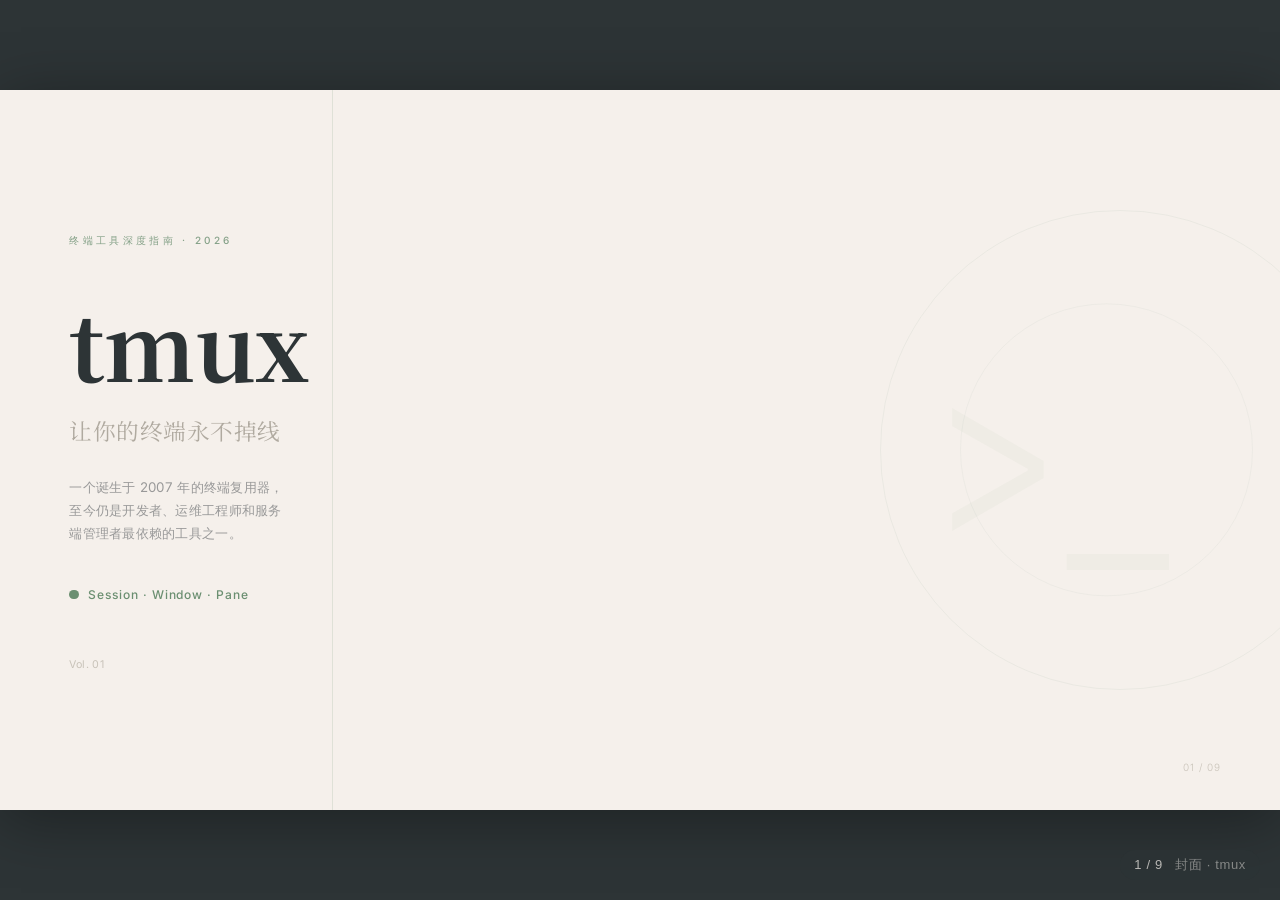
<file: tmux/index-takram.html>
<!DOCTYPE html>
<html lang="zh-CN">
<head>
<meta charset="UTF-8">
<title>tmux · 终端复用器完全指南</title>
<link rel="preconnect" href="https://fonts.googleapis.com">
<link rel="preconnect" href="https://fonts.gstatic.com" crossorigin>
<link href="https://fonts.googleapis.com/css2?family=Inter:wght@300;400;500;600&family=Noto+Serif+SC:wght@300;400;500;600;700;900&family=IBM+Plex+Mono:wght@400;500&display=swap" rel="stylesheet">
<!--
  Takram 风格 · 9 页 tmux 入门指南
  多文件架构：每页独立 HTML + iframe 拼接器
  键盘：← → 翻页 · P 打印 · 1-9 跳页
  PPTX 兼容：960pt×540pt，文字全在 p/h* 内，无渐变
-->
<script>
  window.DECK_MANIFEST = [
    { file: "slides/01-cover.html",        label: "封面 · tmux" },
    { file: "slides/02-what-is.html",      label: "什么是 tmux" },
    { file: "slides/03-concepts.html",     label: "三大支柱" },
    { file: "slides/04-commands.html",     label: "常用命令" },
    { file: "slides/05-keybindings.html",  label: "快捷键速查" },
    { file: "slides/06-before-after.html", label: "效率对比" },
    { file: "slides/07-usecases.html",     label: "实际场景" },
    { file: "slides/08-protips.html",      label: "进阶技巧" },
    { file: "slides/09-closing.html",      label: "结尾" },
  ];

  // 960pt × 540pt body → 1280×720px at 96dpi
  window.DECK_WIDTH = 1280;
  window.DECK_HEIGHT = 720;
</script>

<style>
  * { box-sizing: border-box; margin: 0; padding: 0; }
  html, body {
    height: 100%;
    background: #2D3436;
    overflow: hidden;
    font-family: -apple-system, "PingFang SC", sans-serif;
  }
  #stage {
    position: fixed;
    top: 50%; left: 50%;
    transform-origin: top left;
    will-change: transform;
    background: #F5F0EB;
    box-shadow: 0 10px 60px rgba(0,0,0,0.35);
  }
  iframe {
    width: 100%;
    height: 100%;
    border: 0;
    display: block;
    background: #F5F0EB;
  }
  .counter {
    position: fixed;
    bottom: 20px;
    right: 20px;
    background: rgba(45,52,54,0.75);
    color: #F5F0EB;
    padding: 6px 14px;
    border-radius: 999px;
    font-size: 13px;
    letter-spacing: 0.05em;
    font-variant-numeric: tabular-nums;
    z-index: 100;
    user-select: none;
    opacity: 0.7;
    transition: opacity 0.2s;
  }
  .counter:hover { opacity: 1; }
  .counter .label { color: rgba(245,240,235,0.65); margin-left: 8px; }
  .nav-zone {
    position: fixed;
    top: 0; bottom: 0;
    width: 15%;
    cursor: pointer;
    z-index: 50;
  }
  .nav-zone.left  { left: 0; }
  .nav-zone.right { right: 0; }
  .nav-hint {
    position: absolute;
    top: 50%; transform: translateY(-50%);
    width: 44px; height: 44px;
    border-radius: 999px;
    background: rgba(245,240,235,0.08);
    color: rgba(245,240,235,0.6);
    display: flex;
    align-items: center;
    justify-content: center;
    font-size: 22px;
    opacity: 0;
    transition: opacity 0.2s;
  }
  .nav-zone.left  .nav-hint { left: 20px; }
  .nav-zone.right .nav-hint { right: 20px; }
  .nav-zone:hover .nav-hint { opacity: 1; }

  @media print {
    @page { size: 1280px 720px; margin: 0; }
    html, body { background: #fff; overflow: visible; height: auto; }
    #stage { position: static; transform: none !important; box-shadow: none; }
    .counter, .nav-zone { display: none !important; }
    .print-stack { display: block; }
    .print-stack iframe {
      width: 1280px;
      height: 720px;
      page-break-after: always;
      display: block;
    }
  }
</style>
</head>
<body>

<div id="stage">
  <iframe id="frame" src="about:blank"></iframe>
</div>

<div class="nav-zone left"  id="navL"><div class="nav-hint">‹</div></div>
<div class="nav-zone right" id="navR"><div class="nav-hint">›</div></div>
<div class="counter" id="counter">1 / 9</div>

<div class="print-stack" id="printStack" style="display:none;"></div>

<script>
(function () {
  const W = window.DECK_WIDTH || 1280;
  const H = window.DECK_HEIGHT || 720;
  const deck = window.DECK_MANIFEST || [];
  const stage = document.getElementById('stage');
  const frame = document.getElementById('frame');
  const counter = document.getElementById('counter');
  const printStack = document.getElementById('printStack');
  const storageKey = 'tmux-takram-deck-' + location.pathname;
  let current = 0;

  stage.style.width  = W + 'px';
  stage.style.height = H + 'px';

  function fit() {
    const s = Math.min(window.innerWidth / W, window.innerHeight / H);
    const x = (window.innerWidth  - W * s) / 2;
    const y = (window.innerHeight - H * s) / 2;
    stage.style.transform = `translate(${x}px, ${y}px) scale(${s})`;
    stage.style.top = '0';
    stage.style.left = '0';
  }

  function show(idx) {
    if (idx < 0 || idx >= deck.length) return;
    current = idx;
    frame.src = deck[idx].file;
    counter.innerHTML = `${idx + 1} / ${deck.length} <span class="label">${deck[idx].label || ''}</span>`;
    try { localStorage.setItem(storageKey, String(idx)); } catch (_) {}
    if (location.hash !== '#' + (idx + 1)) {
      history.replaceState(null, '', '#' + (idx + 1));
    }
  }

  function next() { show(Math.min(current + 1, deck.length - 1)); }
  function prev() { show(Math.max(current - 1, 0)); }

  document.addEventListener('keydown', (e) => {
    if (e.target.tagName === 'INPUT' || e.target.tagName === 'TEXTAREA') return;
    switch (e.key) {
      case 'ArrowRight': case ' ': case 'PageDown': e.preventDefault(); next(); break;
      case 'ArrowLeft':  case 'PageUp':              e.preventDefault(); prev(); break;
      case 'Home':                                    e.preventDefault(); show(0); break;
      case 'End':                                     e.preventDefault(); show(deck.length - 1); break;
      case 'p': case 'P':                             window.print(); break;
      default:
        if (e.key >= '1' && e.key <= '9') {
          const i = parseInt(e.key, 10) - 1;
          if (i < deck.length) { e.preventDefault(); show(i); }
        }
    }
  });

  document.getElementById('navL').addEventListener('click', prev);
  document.getElementById('navR').addEventListener('click', next);
  window.addEventListener('resize', fit);
  window.addEventListener('hashchange', () => {
    const m = location.hash.match(/^#(\d+)$/);
    if (m) show(parseInt(m[1], 10) - 1);
  });

  const hashMatch = location.hash.match(/^#(\d+)$/);
  if (hashMatch) current = Math.min(parseInt(hashMatch[1], 10) - 1, deck.length - 1);
  else try {
    const v = parseInt(localStorage.getItem(storageKey), 10);
    if (!isNaN(v) && v >= 0 && v < deck.length) current = v;
  } catch (_) {}
  fit();
  show(current);

  window.addEventListener('beforeprint', () => {
    printStack.innerHTML = '';
    deck.forEach(item => {
      const f = document.createElement('iframe');
      f.src = item.file;
      printStack.appendChild(f);
    });
    printStack.style.display = 'block';
    document.getElementById('stage').style.display = 'none';
  });
  window.addEventListener('afterprint', () => {
    printStack.innerHTML = '';
    printStack.style.display = 'none';
    document.getElementById('stage').style.display = '';
  });
})();
</script>

</body>
</html>
</file>
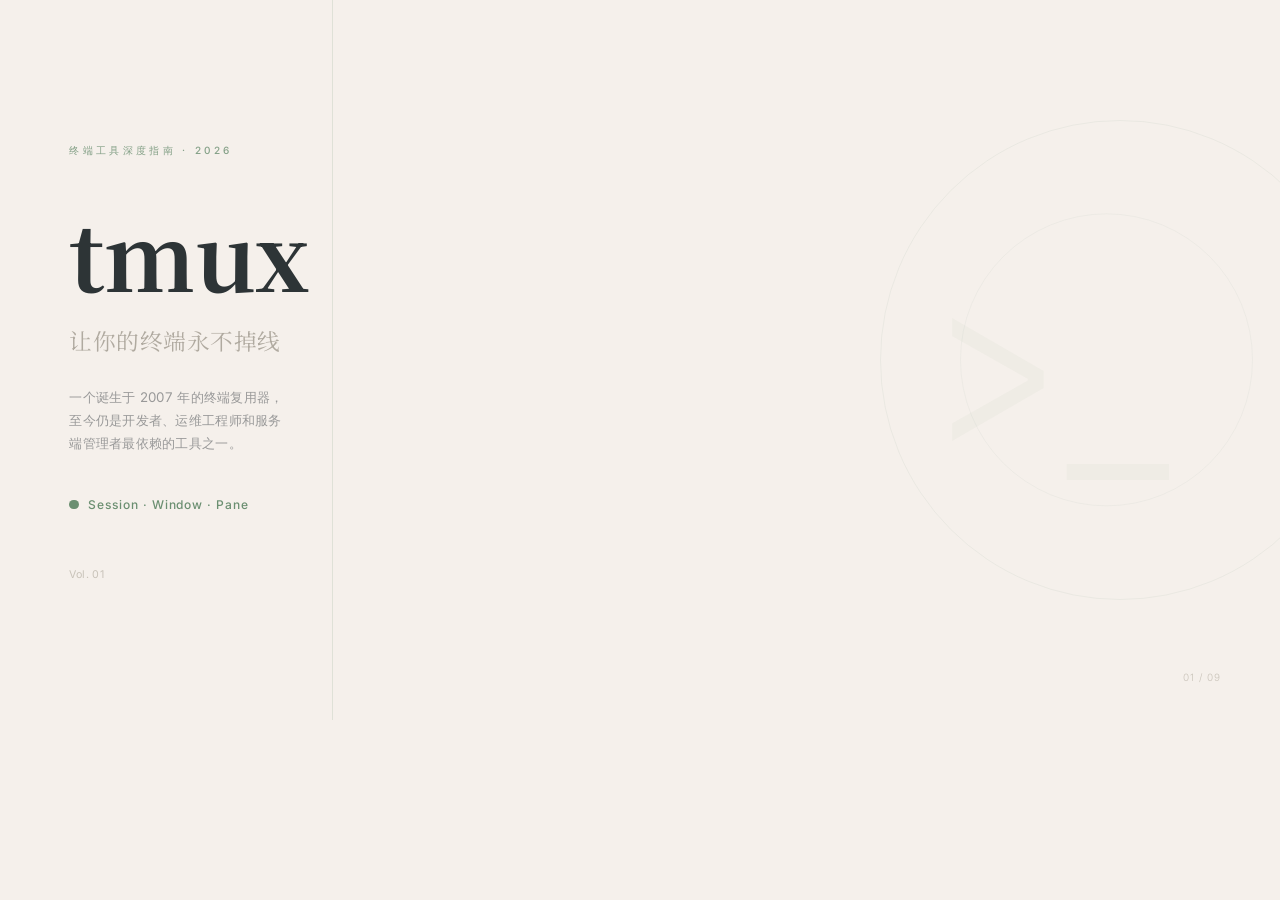
<file: tmux/slides/01-cover.html>
<!DOCTYPE html>
<html lang="zh-CN">
<head>
<meta charset="UTF-8">
<title>tmux · 终端复用器完全指南 — 封面</title>
<link href="https://fonts.googleapis.com/css2?family=Inter:wght@300;400;500;600&family=Noto+Serif+SC:wght@300;400;500;600;700;900&family=IBM+Plex+Mono:wght@400;500&display=swap" rel="stylesheet">
  <link rel="stylesheet" href="shared/tokens.css">
<style>
  /* ============================================================
     Takram · tmux Cover — 柔和科技风格
     Grammar: 左叙事面板 + 右留白氛围区
     PPTX ready: 960pt×540pt, 无渐变, 文字全在 p/h* 内
     ============================================================ */
  * { margin: 0; padding: 0; box-sizing: border-box; }

  body {
    width: 960pt;
    height: 540pt;
    overflow: hidden;
    margin: 0;
    background: var(--tk-bg);
    font-family: var(--tk-sans);
    color: var(--tk-ink);
    position: relative;
  }

  /* ---- Layout grid: 不对称分栏 ---- */
  .layout {
    width: 100%;
    height: 100%;
    display: grid;
    grid-template-columns: 250pt 1fr;
    grid-template-rows: 1fr;
    position: relative;
  }

  /* ---- Left panel: 叙事区 ---- */
  .left-panel {
    padding: 56pt 36pt 52pt 52pt;
    display: flex;
    flex-direction: column;
    justify-content: center;
    gap: 0;
    border-right: 1px solid var(--tk-accent-16);
  }

  .category-label {
    margin-bottom: 36pt;
  }
  .category-label p {
    font-family: var(--tk-sans);
    font-size: 7.5pt;
    font-weight: 500;
    letter-spacing: 2.5pt;
    text-transform: uppercase;
    color: var(--tk-accent);
    opacity: 0.82;
  }

  .title-block {
    margin-bottom: 18pt;
  }
  .title-block h1 {
    font-family: var(--tk-serif-zh);
    font-size: 68pt;
    font-weight: 700;
    color: var(--tk-title);
    line-height: 1.05;
    letter-spacing: -0.01em;
  }

  .subtitle-block {
    margin-bottom: 22pt;
  }
  .subtitle-block h2 {
    font-family: var(--tk-serif-zh);
    font-size: 17pt;
    font-weight: 400;
    color: var(--tk-warm-gray);
    line-height: 1.4;
    letter-spacing: 0.02em;
  }

  .desc-block {
    margin-bottom: 32pt;
    max-width: 210pt;
  }
  .desc-block p {
    font-family: var(--tk-sans);
    font-size: 10pt;
    font-weight: 400;
    color: var(--tk-muted);
    line-height: 1.7;
    letter-spacing: 0.02em;
  }

  /* ---- Badge: 绿色药丸标签 ---- */
  .badge-row {
    display: flex;
    align-items: center;
    gap: 7pt;
  }
  .badge-dot {
    width: 7pt;
    height: 7pt;
    border-radius: 50%;
    background: var(--tk-accent);
    flex-shrink: 0;
  }
  .badge-text p {
    font-family: var(--tk-sans);
    font-size: 9pt;
    font-weight: 500;
    color: var(--tk-accent);
    letter-spacing: 0.08em;
  }

  /* ---- Meta row ---- */
  .meta-row {
    margin-top: auto;
    display: flex;
    align-items: center;
    gap: 8pt;
  }
  .meta-row p {
    font-family: var(--tk-sans);
    font-size: 8pt;
    font-weight: 400;
    color: var(--tk-faint);
    letter-spacing: 0.04em;
  }

  /* ---- Right panel: 氛围区 ---- */
  .right-panel {
    display: flex;
    align-items: center;
    justify-content: center;
    position: relative;
    overflow: hidden;
  }

  /* 极淡的几何点缀：大号半透明圆 */
  .atmo-circle {
    position: absolute;
    right: -60pt;
    top: 50%;
    transform: translateY(-50%);
    width: 360pt;
    height: 360pt;
    border-radius: 50%;
    border: 1px solid var(--tk-accent-08);
  }
  .atmo-circle-inner {
    position: absolute;
    right: 20pt;
    top: 50%;
    transform: translateY(-50%);
    width: 220pt;
    height: 220pt;
    border-radius: 50%;
    border: 1px solid rgba(107, 143, 113, 0.06);
  }

  /* Terminal 暗示：极淡的 >_ 大字 */
  .atmo-glyph {
    position: absolute;
    right: 80pt;
    top: 50%;
    transform: translateY(-48%);
  }
  .atmo-glyph p {
    font-family: var(--tk-mono);
    font-size: 160pt;
    font-weight: 400;
    color: var(--tk-accent-04);
    letter-spacing: -0.04em;
    line-height: 1;
  }

  /* ---- Page indicator ---- */
  .page-indicator {
    position: absolute;
    bottom: 28pt;
    right: 44pt;
  }
  .page-indicator p {
    font-family: var(--tk-sans);
    font-size: 7.5pt;
    font-weight: 300;
    color: var(--tk-faint);
    letter-spacing: 0.1em;
  }
</style>
</head>
<body>

<div class="layout">
  <!-- ============ Left Panel: 叙事 ============ -->
  <div class="left-panel">

    <div class="category-label">
      <p>终端工具深度指南 · 2026</p>
    </div>

    <div class="title-block">
      <h1>tmux</h1>
    </div>

    <div class="subtitle-block">
      <h2>让你的终端永不掉线</h2>
    </div>

    <div class="desc-block">
      <p>
        一个诞生于 2007 年的终端复用器，至今仍是开发者、运维工程师和服务端管理者最依赖的工具之一。
      </p>
    </div>

    <!-- Badge -->
    <div class="badge-row">
      <div class="badge-dot"></div>
      <div class="badge-text">
        <p>Session · Window · Pane</p>
      </div>
    </div>

    <!-- Meta -->
    <div class="meta-row" style="margin-top:42pt;">
      <p>Vol. 01</p>
    </div>

  </div>

  <!-- ============ Right Panel: 氛围 ============ -->
  <div class="right-panel">
    <div class="atmo-circle"></div>
    <div class="atmo-circle-inner"></div>
    <div class="atmo-glyph">
      <p>&gt;_</p>
    </div>
  </div>
</div>

<!-- Page indicator -->
<div class="page-indicator">
  <p>01 / 09</p>
</div>

</body>
</html>
</file>
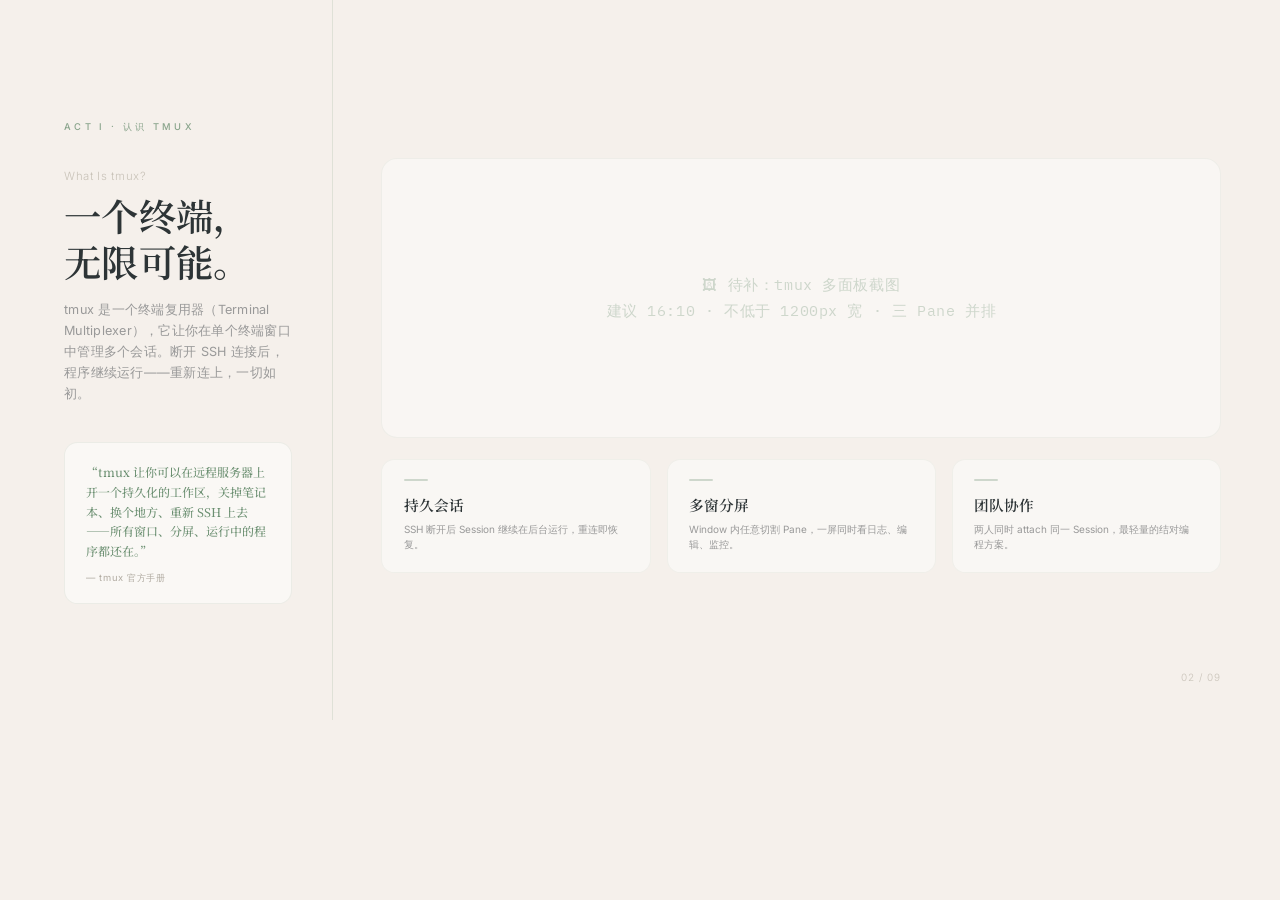
<file: tmux/slides/02-what-is.html>
<!DOCTYPE html>
<html lang="zh-CN">
<head>
<meta charset="UTF-8">
<title>tmux · 什么是 tmux</title>
<link href="https://fonts.googleapis.com/css2?family=Inter:wght@300;400;500;600&family=Noto+Serif+SC:wght@300;400;500;600;700&family=IBM+Plex+Mono:wght@400;500&display=swap" rel="stylesheet">
  <link rel="stylesheet" href="shared/tokens.css">
<style>
  * { margin: 0; padding: 0; box-sizing: border-box; }
  body {
    width: 960pt; height: 540pt; overflow: hidden; margin: 0;
    background: var(--tk-bg);
    font-family: var(--tk-sans);
    color: var(--tk-ink);
    position: relative;
  }
  .layout {
    width: 100%; height: 100%;
    display: grid;
    grid-template-columns: 250pt 1fr;
    grid-template-rows: 1fr;
    position: relative;
  }
  /* ---- Left panel ---- */
  .left-panel {
    padding: 48pt 30pt 44pt 48pt;
    display: flex; flex-direction: column; justify-content: center; gap: 0;
    border-right: 1px solid var(--tk-accent-16);
  }
  .section-label { margin-bottom: 26pt; }
  .section-label p { font-family: var(--tk-sans); font-size:7pt; font-weight:500; letter-spacing:2.5pt; text-transform:uppercase; color:var(--tk-accent); opacity:0.78; }
  .section-num { margin-bottom: 8pt; }
  .section-num p { font-family: var(--tk-sans); font-size:8.5pt; font-weight:300; color:var(--tk-faint); letter-spacing:0.06em; }
  .main-title { margin-bottom: 12pt; }
  .main-title h1 { font-family: var(--tk-serif-zh); font-size:28pt; font-weight:600; color:var(--tk-title); line-height:1.22; letter-spacing:0.01em; }
  .main-desc { margin-bottom: 28pt; max-width:200pt; }
  .main-desc p { font-family: var(--tk-sans); font-size:9.5pt; font-weight:400; color:var(--tk-muted); line-height:1.65; letter-spacing:0.02em; }
  /* Quote card */
  .quote-card {
    background: rgba(255,255,255,0.5); border-radius:10pt; padding:14pt 16pt;
    border:1px solid rgba(168,181,160,0.18); max-width:200pt;
  }
  .quote-card .q-text p { font-family: var(--tk-serif-zh); font-size:9pt; font-weight:500; color:var(--tk-accent); line-height:1.65; }
  .quote-card .q-src { margin-top:8pt; }
  .quote-card .q-src p { font-family: var(--tk-sans); font-size:7pt; font-weight:400; color:var(--tk-warm-gray); letter-spacing:0.06em; }
  /* ---- Right panel ---- */
  .right-panel {
    padding: 44pt 44pt 36pt 36pt;
    display: flex; flex-direction: column; justify-content: center; gap: 16pt;
  }
  /* Image placeholder */
  .img-placeholder {
    background: rgba(255,255,255,0.4); border-radius:12pt;
    border:1px solid rgba(168,181,160,0.14);
    display: flex; align-items:center; justify-content:center;
    height:210pt; position:relative; overflow:hidden;
  }
  .img-placeholder .ph-box p {
    font-family: var(--tk-mono);
    font-size:11pt; color:rgba(107,143,113,0.3); letter-spacing:0.04em;
    text-align:center; line-height:1.8;
  }
  /* Feature row */
  .feature-row { display:grid; grid-template-columns:1fr 1fr 1fr; gap:12pt; }
  .feat-item {
    background: rgba(255,255,255,0.45); border-radius:10pt;
    padding:14pt 16pt; border:1px solid rgba(168,181,160,0.13);
    display:flex; flex-direction:column; gap:0;
  }
  .feat-item .feat-accent { width:18pt; height:1.5pt; background:var(--tk-accent); opacity:0.3; border-radius:1pt; margin-bottom:10pt; }
  .feat-item .feat-title h3 { font-family: var(--tk-serif-zh); font-size:11pt; font-weight:600; color:var(--tk-title); margin-bottom:5pt; }
  .feat-item .feat-desc p { font-family: var(--tk-sans); font-size:7.5pt; font-weight:400; color:var(--tk-muted); line-height:1.55; }
  .page-indicator { position:absolute; bottom:28pt; right:44pt; }
  .page-indicator p { font-family: var(--tk-sans); font-size:7.5pt; font-weight:300; color:var(--tk-faint); letter-spacing:0.1em; }
</style>
</head>
<body>
<div class="layout">
  <div class="left-panel">
    <div class="section-label"><p>Act I · 认识 tmux</p></div>
    <div class="section-num"><p>What Is tmux?</p></div>
    <div class="main-title"><h1>一个终端，<br>无限可能。</h1></div>
    <div class="main-desc">
      <p>tmux 是一个终端复用器（Terminal Multiplexer），它让你在单个终端窗口中管理多个会话。断开 SSH 连接后，程序继续运行——重新连上，一切如初。</p>
    </div>
    <div class="quote-card">
      <div class="q-text"><p>“tmux 让你可以在远程服务器上开一个持久化的工作区，关掉笔记本、换个地方、重新 SSH 上去——所有窗口、分屏、运行中的程序都还在。”</p></div>
      <div class="q-src"><p>— tmux 官方手册</p></div>
    </div>
  </div>
  <div class="right-panel">
    <div class="img-placeholder">
      <div class="ph-box">
        <p>🖼 待补：tmux 多面板截图<br/>建议 16:10 · 不低于 1200px 宽 · 三 Pane 并排</p>
      </div>
    </div>
    <div class="feature-row">
      <div class="feat-item">
        <div class="feat-accent"></div>
        <div class="feat-title"><h3>持久会话</h3></div>
        <div class="feat-desc"><p>SSH 断开后 Session 继续在后台运行，重连即恢复。</p></div>
      </div>
      <div class="feat-item">
        <div class="feat-accent"></div>
        <div class="feat-title"><h3>多窗分屏</h3></div>
        <div class="feat-desc"><p>Window 内任意切割 Pane，一屏同时看日志、编辑、监控。</p></div>
      </div>
      <div class="feat-item">
        <div class="feat-accent"></div>
        <div class="feat-title"><h3>团队协作</h3></div>
        <div class="feat-desc"><p>两人同时 attach 同一 Session，最轻量的结对编程方案。</p></div>
      </div>
    </div>
  </div>
</div>
<div class="page-indicator"><p>02 / 09</p></div>
</body>
</html>
</file>
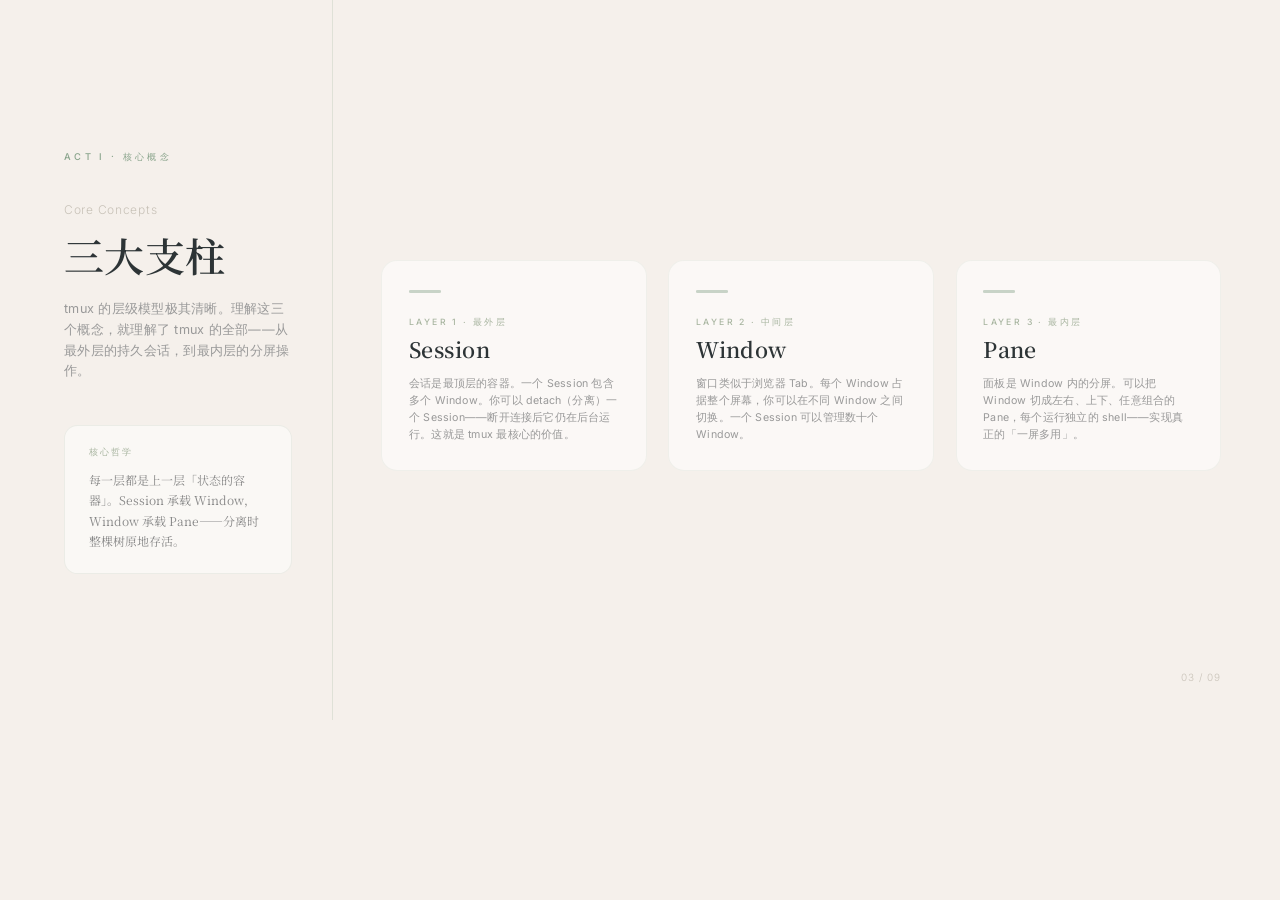
<file: tmux/slides/03-concepts.html>
<!DOCTYPE html>
<html lang="zh-CN">
<head>
<meta charset="UTF-8">
<title>tmux · 核心概念 — 三大支柱</title>
<link href="https://fonts.googleapis.com/css2?family=Inter:wght@300;400;500;600&family=Noto+Serif+SC:wght@300;400;500;600;700&family=IBM+Plex+Mono:wght@400;500&display=swap" rel="stylesheet">
  <link rel="stylesheet" href="shared/tokens.css">
<style>
  /* ============================================================
     Takram · tmux Core Concepts — 三层模型卡片
     Grammar: 左叙事面板 + 右三列数据卡片
     PPTX ready: 960pt×540pt, 无渐变, 文字全在 p/h* 内
     ============================================================ */
  * { margin: 0; padding: 0; box-sizing: border-box; }

  body {
    width: 960pt;
    height: 540pt;
    overflow: hidden;
    margin: 0;
    background: var(--tk-bg);
    font-family: var(--tk-sans);
    color: var(--tk-ink);
    position: relative;
  }

  /* ---- Layout grid ---- */
  .layout {
    width: 100%;
    height: 100%;
    display: grid;
    grid-template-columns: 250pt 1fr;
    grid-template-rows: 1fr;
    position: relative;
  }

  /* ---- Left panel ---- */
  .left-panel {
    padding: 48pt 30pt 44pt 48pt;
    display: flex;
    flex-direction: column;
    justify-content: center;
    gap: 0;
    border-right: 1px solid var(--tk-accent-16);
  }

  .section-label p {
    font-family: var(--tk-sans);
    font-size: 7pt;
    font-weight: 500;
    letter-spacing: 2.5pt;
    text-transform: uppercase;
    color: var(--tk-accent);
    opacity: 0.78;
    margin-bottom: 28pt;
  }

  .section-num p {
    font-family: var(--tk-sans);
    font-size: 9pt;
    font-weight: 300;
    color: var(--tk-faint);
    letter-spacing: 0.06em;
    margin-bottom: 10pt;
  }

  .main-title h1 {
    font-family: var(--tk-serif-zh);
    font-size: 30pt;
    font-weight: 600;
    color: var(--tk-title);
    line-height: 1.25;
    letter-spacing: 0.01em;
    margin-bottom: 14pt;
  }

  .main-desc p {
    font-family: var(--tk-sans);
    font-size: 9.5pt;
    font-weight: 400;
    color: var(--tk-muted);
    line-height: 1.65;
    letter-spacing: 0.02em;
    max-width: 195pt;
    margin-bottom: 32pt;
  }

  /* Key insight card (left panel) */
  .insight-card {
    background: var(--tk-card-bg);
    border-radius: 10pt;
    padding: 16pt 18pt;
    border: 1px solid var(--tk-card-border-strong);
    max-width: 195pt;
  }
  .insight-card .insight-label p {
    font-family: var(--tk-sans);
    font-size: 6.5pt;
    font-weight: 500;
    letter-spacing: 1.5pt;
    text-transform: uppercase;
    color: var(--tk-light-green);
    margin-bottom: 8pt;
  }
  .insight-card .insight-text p {
    font-family: var(--tk-serif-zh);
    font-size: 9pt;
    font-weight: 400;
    color: var(--tk-gray);
    line-height: 1.7;
  }

  /* ---- Right panel: 3 concept cards ---- */
  .right-panel {
    padding: 44pt 44pt 36pt 36pt;
    display: flex;
    flex-direction: column;
    justify-content: center;
    gap: 0;
  }

  .card-grid {
    display: grid;
    grid-template-columns: 1fr 1fr 1fr;
    gap: 16pt;
    width: 100%;
  }

  /* Concept card */
  .concept-card {
    background: var(--tk-card-bg-strong);
    border-radius: 12pt;
    padding: 22pt 20pt 20pt 20pt;
    border: 1px solid var(--tk-card-border);
    position: relative;
    display: flex;
    flex-direction: column;
    gap: 0;
  }

  /* Top accent line */
  .concept-card .card-accent {
    width: 24pt;
    height: 2pt;
    background: var(--tk-accent);
    opacity: 0.35;
    border-radius: 1pt;
    margin-bottom: 18pt;
  }

  .concept-card .card-layer p {
    font-family: var(--tk-sans);
    font-size: 6.5pt;
    font-weight: 500;
    letter-spacing: 1.8pt;
    text-transform: uppercase;
    color: var(--tk-light-green);
    margin-bottom: 5pt;
  }

  .concept-card .card-title h3 {
    font-family: var(--tk-serif-zh);
    font-size: 16pt;
    font-weight: 600;
    color: var(--tk-title);
    line-height: 1.2;
    letter-spacing: 0.02em;
    margin-bottom: 10pt;
  }

  .concept-card .card-desc p {
    font-family: var(--tk-sans);
    font-size: 8pt;
    font-weight: 400;
    color: var(--tk-muted);
    line-height: 1.6;
    letter-spacing: 0.02em;
  }

  /* ---- Page indicator ---- */
  .page-indicator {
    position: absolute;
    bottom: 28pt;
    right: 44pt;
  }
  .page-indicator p {
    font-family: var(--tk-sans);
    font-size: 7.5pt;
    font-weight: 300;
    color: var(--tk-faint);
    letter-spacing: 0.1em;
  }
</style>
</head>
<body>

<div class="layout">
  <!-- ============ Left Panel: 叙事 ============ -->
  <div class="left-panel">

    <div class="section-label">
      <p>Act I · 核心概念</p>
    </div>

    <div class="section-num">
      <p>Core Concepts</p>
    </div>

    <div class="main-title">
      <h1>三大支柱</h1>
    </div>

    <div class="main-desc">
      <p>
        tmux 的层级模型极其清晰。理解这三个概念，就理解了 tmux 的全部——从最外层的持久会话，到最内层的分屏操作。
      </p>
    </div>

    <!-- Key insight -->
    <div class="insight-card">
      <div class="insight-label">
        <p>核心哲学</p>
      </div>
      <div class="insight-text">
        <p>
          每一层都是上一层「状态的容器」。Session 承载 Window，Window 承载 Pane——分离时整棵树原地存活。
        </p>
      </div>
    </div>

  </div>

  <!-- ============ Right Panel: 三张概念卡片 ============ -->
  <div class="right-panel">

    <div class="card-grid">

      <!-- Card 1: Session -->
      <div class="concept-card">
        <div class="card-accent"></div>
        <div class="card-layer">
          <p>Layer 1 · 最外层</p>
        </div>
        <div class="card-title">
          <h3>Session</h3>
        </div>
        <div class="card-desc">
          <p>
            会话是最顶层的容器。一个 Session 包含多个 Window。你可以 detach（分离）一个 Session——断开连接后它仍在后台运行。这就是 tmux 最核心的价值。
          </p>
        </div>
      </div>

      <!-- Card 2: Window -->
      <div class="concept-card">
        <div class="card-accent"></div>
        <div class="card-layer">
          <p>Layer 2 · 中间层</p>
        </div>
        <div class="card-title">
          <h3>Window</h3>
        </div>
        <div class="card-desc">
          <p>
            窗口类似于浏览器 Tab。每个 Window 占据整个屏幕，你可以在不同 Window 之间切换。一个 Session 可以管理数十个 Window。
          </p>
        </div>
      </div>

      <!-- Card 3: Pane -->
      <div class="concept-card">
        <div class="card-accent"></div>
        <div class="card-layer">
          <p>Layer 3 · 最内层</p>
        </div>
        <div class="card-title">
          <h3>Pane</h3>
        </div>
        <div class="card-desc">
          <p>
            面板是 Window 内的分屏。可以把 Window 切成左右、上下、任意组合的 Pane，每个运行独立的 shell——实现真正的「一屏多用」。
          </p>
        </div>
      </div>

    </div>

  </div>
</div>

<!-- Page indicator -->
<div class="page-indicator">
  <p>03 / 09</p>
</div>

</body>
</html>
</file>
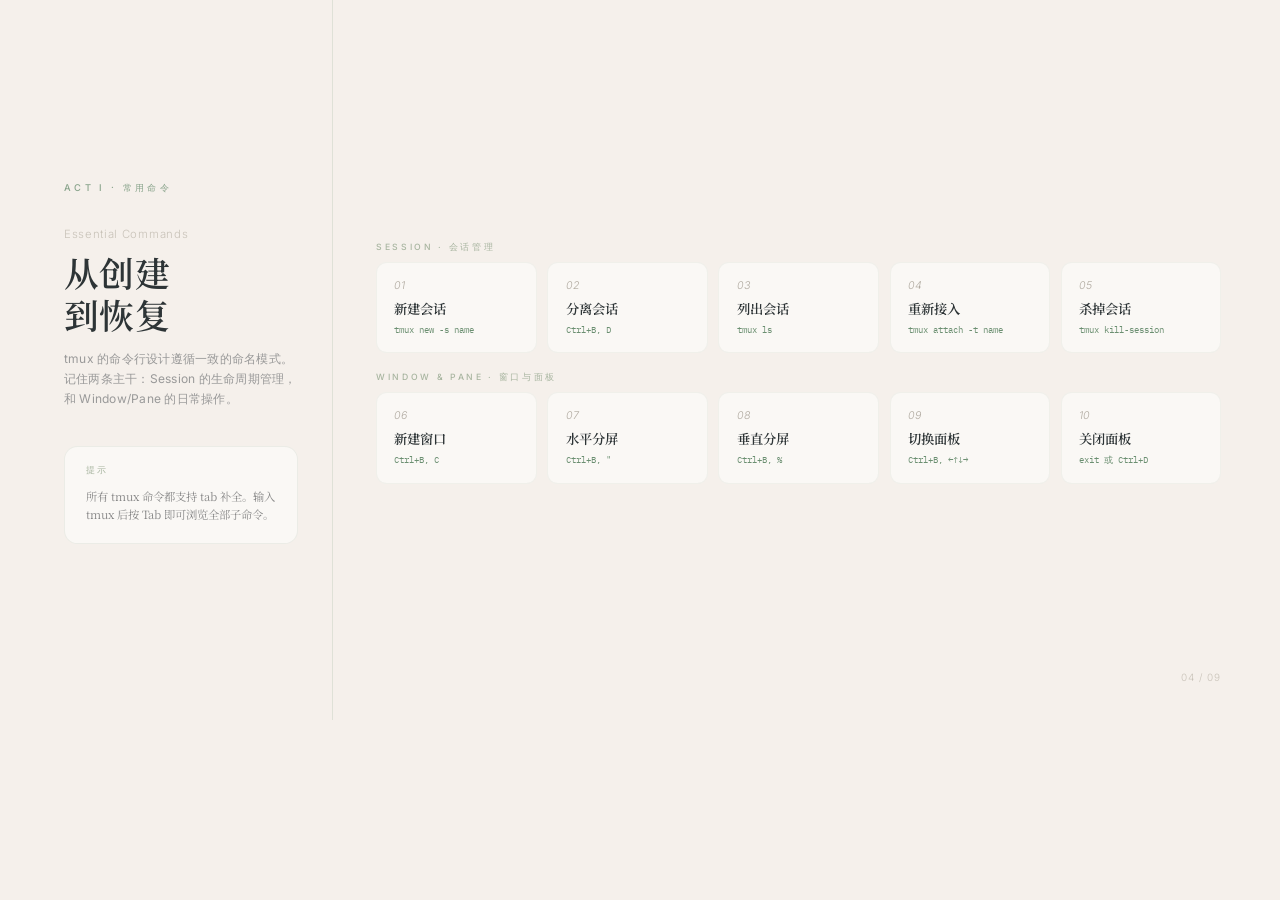
<file: tmux/slides/04-commands.html>
<!DOCTYPE html>
<html lang="zh-CN">
<head>
<meta charset="UTF-8">
<title>tmux · 常用命令工作流</title>
<link href="https://fonts.googleapis.com/css2?family=Inter:wght@300;400;500;600&family=Noto+Serif+SC:wght@300;400;500;600;700&family=IBM+Plex+Mono:wght@400;500&display=swap" rel="stylesheet">
  <link rel="stylesheet" href="shared/tokens.css">
<style>
  * { margin: 0; padding: 0; box-sizing: border-box; }
  body {
    width: 960pt; height: 540pt; overflow: hidden; margin: 0;
    background: var(--tk-bg);
    font-family: var(--tk-sans);
    color: var(--tk-ink);
    position: relative;
  }
  .layout {
    width: 100%; height: 100%;
    display: grid;
    grid-template-columns: 250pt 1fr;
    grid-template-rows: 1fr;
    position: relative;
  }
  /* ---- Left panel ---- */
  .left-panel {
    padding: 44pt 26pt 40pt 48pt;
    display: flex; flex-direction: column; justify-content: center; gap: 0;
    border-right: 1px solid var(--tk-accent-16);
  }
  .section-label { margin-bottom: 24pt; }
  .section-label p { font-family: var(--tk-sans); font-size:7pt; font-weight:500; letter-spacing:2.5pt; text-transform:uppercase; color:var(--tk-accent); opacity:0.78; }
  .section-num { margin-bottom: 8pt; }
  .section-num p { font-family: var(--tk-sans); font-size:8.5pt; font-weight:300; color:var(--tk-faint); letter-spacing:0.06em; }
  .main-title { margin-bottom: 10pt; }
  .main-title h1 { font-family: var(--tk-serif-zh); font-size:26pt; font-weight:600; color:var(--tk-title); line-height:1.22; letter-spacing:0.01em; }
  .main-desc { margin-bottom: 28pt; max-width:185pt; }
  .main-desc p { font-family: var(--tk-sans); font-size:9pt; font-weight:400; color:var(--tk-muted); line-height:1.65; letter-spacing:0.02em; }
  /* insight */
  .insight-card {
    background: rgba(255,255,255,0.5); border-radius:10pt; padding:14pt 16pt;
    border:1px solid rgba(168,181,160,0.18); max-width:185pt;
  }
  .insight-card .ins-label p { font-family: var(--tk-sans); font-size:6.5pt; font-weight:500; letter-spacing:1.5pt; text-transform:uppercase; color:var(--tk-light-green); margin-bottom:7pt; }
  .insight-card .ins-text p { font-family: var(--tk-serif-zh); font-size:8.5pt; font-weight:400; color:var(--tk-gray); line-height:1.65; }
  /* ---- Right panel ---- */
  .right-panel {
    padding: 36pt 44pt 32pt 32pt;
    display: flex; flex-direction: column; justify-content: center; gap: 14pt;
  }
  .pipe-section { display:flex; flex-direction:column; gap:6pt; }
  .pipe-label p { font-family: var(--tk-sans); font-size:6.5pt; font-weight:500; letter-spacing:2pt; text-transform:uppercase; color:var(--tk-light-green); }
  .pipe-row { display:grid; grid-template-columns:repeat(5,1fr); gap:8pt; }
  .step-card {
    background: rgba(255,255,255,0.5); border-radius:8pt;
    padding:12pt 13pt; border:1px solid rgba(168,181,160,0.13);
    display:flex; flex-direction:column; gap:0;
  }
  .step-card .step-num p { font-family: var(--tk-sans); font-size:8pt; font-weight:300; color:var(--tk-warm-gray); margin-bottom:5pt; font-style:italic; }
  .step-card .step-title h3 { font-family: var(--tk-serif-zh); font-size:10pt; font-weight:600; color:var(--tk-title); margin-bottom:4pt; }
  .step-card .step-code p { font-family: var(--tk-mono); font-size:7pt; font-weight:400; color:var(--tk-accent); line-height:1.45; }
  .page-indicator { position:absolute; bottom:28pt; right:44pt; }
  .page-indicator p { font-family: var(--tk-sans); font-size:7.5pt; font-weight:300; color:var(--tk-faint); letter-spacing:0.1em; }
</style>
</head>
<body>
<div class="layout">
  <div class="left-panel">
    <div class="section-label"><p>Act I · 常用命令</p></div>
    <div class="section-num"><p>Essential Commands</p></div>
    <div class="main-title"><h1>从创建<br>到恢复</h1></div>
    <div class="main-desc">
      <p>tmux 的命令行设计遵循一致的命名模式。记住两条主干：Session 的生命周期管理，和 Window/Pane 的日常操作。</p>
    </div>
    <div class="insight-card">
      <div class="ins-label"><p>提示</p></div>
      <div class="ins-text"><p>所有 tmux 命令都支持 tab 补全。输入 tmux 后按 Tab 即可浏览全部子命令。</p></div>
    </div>
  </div>
  <div class="right-panel">
    <!-- Session -->
    <div class="pipe-section">
      <div class="pipe-label"><p>Session · 会话管理</p></div>
      <div class="pipe-row">
        <div class="step-card">
          <div class="step-num"><p>01</p></div>
          <div class="step-title"><h3>新建会话</h3></div>
          <div class="step-code"><p>tmux new -s name</p></div>
        </div>
        <div class="step-card">
          <div class="step-num"><p>02</p></div>
          <div class="step-title"><h3>分离会话</h3></div>
          <div class="step-code"><p>Ctrl+B, D</p></div>
        </div>
        <div class="step-card">
          <div class="step-num"><p>03</p></div>
          <div class="step-title"><h3>列出会话</h3></div>
          <div class="step-code"><p>tmux ls</p></div>
        </div>
        <div class="step-card">
          <div class="step-num"><p>04</p></div>
          <div class="step-title"><h3>重新接入</h3></div>
          <div class="step-code"><p>tmux attach -t name</p></div>
        </div>
        <div class="step-card">
          <div class="step-num"><p>05</p></div>
          <div class="step-title"><h3>杀掉会话</h3></div>
          <div class="step-code"><p>tmux kill-session</p></div>
        </div>
      </div>
    </div>
    <!-- Window & Pane -->
    <div class="pipe-section">
      <div class="pipe-label"><p>Window &amp; Pane · 窗口与面板</p></div>
      <div class="pipe-row">
        <div class="step-card">
          <div class="step-num"><p>06</p></div>
          <div class="step-title"><h3>新建窗口</h3></div>
          <div class="step-code"><p>Ctrl+B, C</p></div>
        </div>
        <div class="step-card">
          <div class="step-num"><p>07</p></div>
          <div class="step-title"><h3>水平分屏</h3></div>
          <div class="step-code"><p>Ctrl+B, "</p></div>
        </div>
        <div class="step-card">
          <div class="step-num"><p>08</p></div>
          <div class="step-title"><h3>垂直分屏</h3></div>
          <div class="step-code"><p>Ctrl+B, %</p></div>
        </div>
        <div class="step-card">
          <div class="step-num"><p>09</p></div>
          <div class="step-title"><h3>切换面板</h3></div>
          <div class="step-code"><p>Ctrl+B, ←↑↓→</p></div>
        </div>
        <div class="step-card">
          <div class="step-num"><p>10</p></div>
          <div class="step-title"><h3>关闭面板</h3></div>
          <div class="step-code"><p>exit 或 Ctrl+D</p></div>
        </div>
      </div>
    </div>
  </div>
</div>
<div class="page-indicator"><p>04 / 09</p></div>
</body>
</html>
</file>
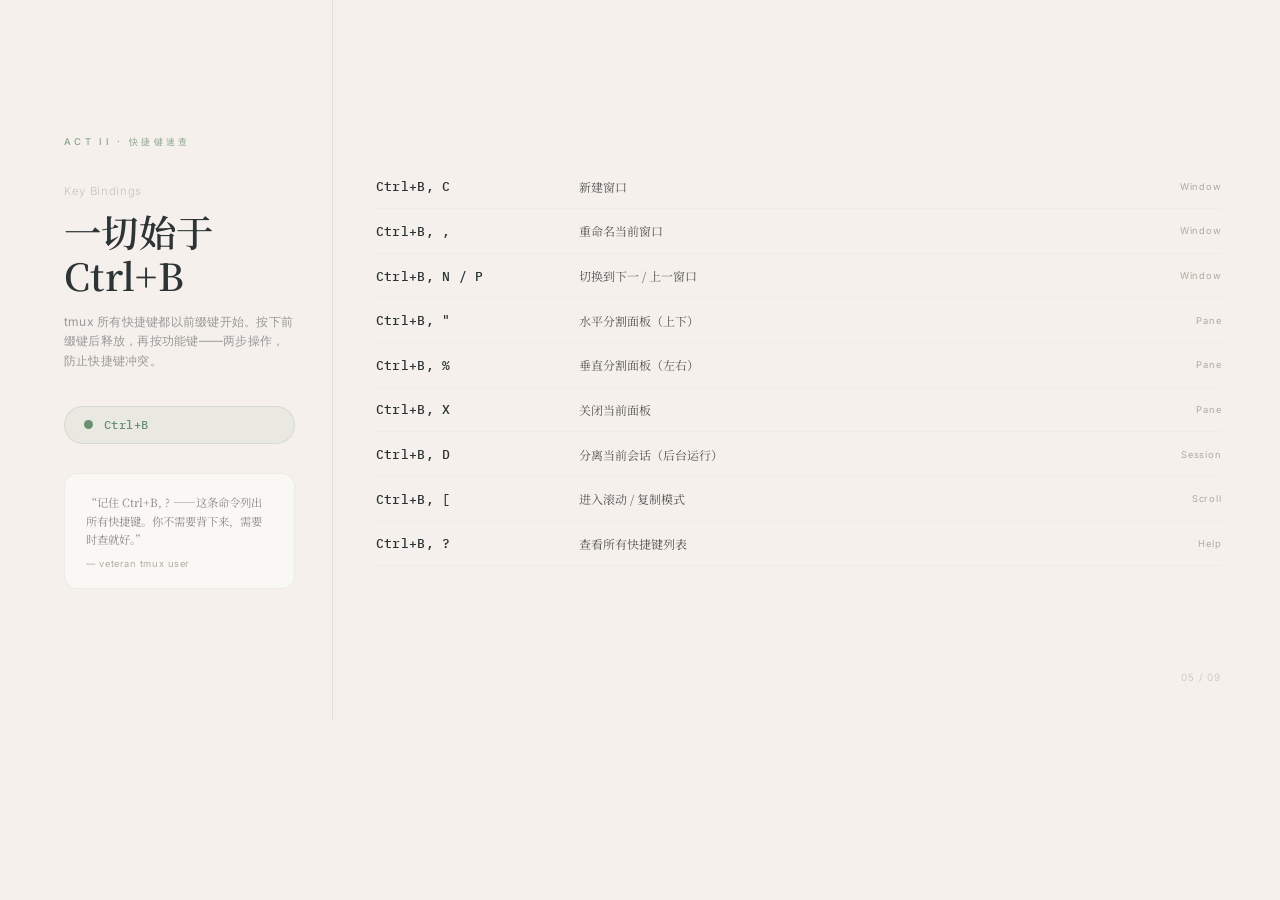
<file: tmux/slides/05-keybindings.html>
<!DOCTYPE html>
<html lang="zh-CN">
<head>
<meta charset="UTF-8">
<title>tmux · 快捷键速查</title>
<link href="https://fonts.googleapis.com/css2?family=Inter:wght@300;400;500;600&family=Noto+Serif+SC:wght@300;400;500;600;700&family=IBM+Plex+Mono:wght@400;500&display=swap" rel="stylesheet">
  <link rel="stylesheet" href="shared/tokens.css">
<style>
  * { margin: 0; padding: 0; box-sizing: border-box; }
  body {
    width: 960pt; height: 540pt; overflow: hidden; margin: 0;
    background: var(--tk-bg);
    font-family: var(--tk-sans);
    color: var(--tk-ink);
    position: relative;
  }
  .layout {
    width: 100%; height: 100%;
    display: grid;
    grid-template-columns: 250pt 1fr;
    grid-template-rows: 1fr;
    position: relative;
  }
  /* ---- Left panel ---- */
  .left-panel {
    padding: 48pt 28pt 44pt 48pt;
    display: flex; flex-direction: column; justify-content: center; gap: 0;
    border-right: 1px solid var(--tk-accent-16);
  }
  .section-label { margin-bottom: 26pt; }
  .section-label p { font-family: var(--tk-sans); font-size:7pt; font-weight:500; letter-spacing:2.5pt; text-transform:uppercase; color:var(--tk-accent); opacity:0.78; }
  .section-num { margin-bottom: 8pt; }
  .section-num p { font-family: var(--tk-sans); font-size:8.5pt; font-weight:300; color:var(--tk-faint); letter-spacing:0.06em; }
  .main-title { margin-bottom: 10pt; }
  .main-title h1 { font-family: var(--tk-serif-zh); font-size:28pt; font-weight:600; color:var(--tk-title); line-height:1.2; letter-spacing:0.01em; }
  .main-desc { margin-bottom: 26pt; max-width:195pt; }
  .main-desc p { font-family: var(--tk-sans); font-size:9pt; font-weight:400; color:var(--tk-muted); line-height:1.65; letter-spacing:0.02em; }
  /* key insight */
  .key-badge {
    display:inline-flex; align-items:center; gap:8pt;
    background:rgba(107,143,113,0.08); border:1px solid rgba(107,143,113,0.16);
    border-radius:20pt; padding:8pt 14pt;
  }
  .key-badge .kb-dot { width:7pt; height:7pt; border-radius:50%; background:var(--tk-accent); flex-shrink:0; }
  .key-badge p { font-family: var(--tk-mono); font-size:9pt; font-weight:500; color:var(--tk-accent); letter-spacing:0.04em; }
  /* quote */
  .quote-card {
    background: rgba(255,255,255,0.5); border-radius:10pt; padding:14pt 16pt;
    border:1px solid rgba(168,181,160,0.18); max-width:195pt; margin-top:22pt;
  }
  .quote-card .q-text p { font-family: var(--tk-serif-zh); font-size:8.5pt; font-weight:400; color:var(--tk-gray); line-height:1.65; }
  .quote-card .q-src { margin-top:7pt; }
  .quote-card .q-src p { font-family: var(--tk-sans); font-size:7pt; font-weight:400; color:var(--tk-warm-gray); letter-spacing:0.06em; }
  /* ---- Right panel ---- */
  .right-panel {
    padding: 40pt 44pt 32pt 32pt;
    display: flex; flex-direction: column; justify-content: center; gap: 0;
  }
  .kb-table { display:flex; flex-direction:column; width:100%; }
  .kb-row {
    display:grid; grid-template-columns:140pt 1fr 64pt;
    padding:10pt 0; gap:12pt; align-items:center;
    border-bottom:1px solid rgba(168,181,160,0.10);
  }
  .kb-row .kb-key p { font-family: var(--tk-mono); font-size:9.5pt; font-weight:500; color:var(--tk-title); letter-spacing:0.02em; }
  .kb-row .kb-desc p { font-family: var(--tk-serif-zh); font-size:9pt; font-weight:400; color:var(--tk-dark-gray); }
  .kb-row .kb-cat p { font-family: var(--tk-sans); font-size:7pt; font-weight:400; color:var(--tk-warm-gray); letter-spacing:0.08em; text-align:right; }
  .page-indicator { position:absolute; bottom:28pt; right:44pt; }
  .page-indicator p { font-family: var(--tk-sans); font-size:7.5pt; font-weight:300; color:var(--tk-faint); letter-spacing:0.1em; }
</style>
</head>
<body>
<div class="layout">
  <div class="left-panel">
    <div class="section-label"><p>Act II · 快捷键速查</p></div>
    <div class="section-num"><p>Key Bindings</p></div>
    <div class="main-title"><h1>一切始于<br/>Ctrl+B</h1></div>
    <div class="main-desc">
      <p>tmux 所有快捷键都以前缀键开始。按下前缀键后释放，再按功能键——两步操作，防止快捷键冲突。</p>
    </div>
    <div class="key-badge">
      <div class="kb-dot"></div>
      <p>Ctrl+B</p>
    </div>
    <div class="quote-card">
      <div class="q-text"><p>“记住 Ctrl+B, ? ——这条命令列出所有快捷键。你不需要背下来，需要时查就好。”</p></div>
      <div class="q-src"><p>— veteran tmux user</p></div>
    </div>
  </div>
  <div class="right-panel">
    <div class="kb-table">
      <div class="kb-row"><div class="kb-key"><p>Ctrl+B, C</p></div><div class="kb-desc"><p>新建窗口</p></div><div class="kb-cat"><p>Window</p></div></div>
      <div class="kb-row"><div class="kb-key"><p>Ctrl+B, ,</p></div><div class="kb-desc"><p>重命名当前窗口</p></div><div class="kb-cat"><p>Window</p></div></div>
      <div class="kb-row"><div class="kb-key"><p>Ctrl+B, N / P</p></div><div class="kb-desc"><p>切换到下一 / 上一窗口</p></div><div class="kb-cat"><p>Window</p></div></div>
      <div class="kb-row"><div class="kb-key"><p>Ctrl+B, "</p></div><div class="kb-desc"><p>水平分割面板（上下）</p></div><div class="kb-cat"><p>Pane</p></div></div>
      <div class="kb-row"><div class="kb-key"><p>Ctrl+B, %</p></div><div class="kb-desc"><p>垂直分割面板（左右）</p></div><div class="kb-cat"><p>Pane</p></div></div>
      <div class="kb-row"><div class="kb-key"><p>Ctrl+B, X</p></div><div class="kb-desc"><p>关闭当前面板</p></div><div class="kb-cat"><p>Pane</p></div></div>
      <div class="kb-row"><div class="kb-key"><p>Ctrl+B, D</p></div><div class="kb-desc"><p>分离当前会话（后台运行）</p></div><div class="kb-cat"><p>Session</p></div></div>
      <div class="kb-row"><div class="kb-key"><p>Ctrl+B, [</p></div><div class="kb-desc"><p>进入滚动 / 复制模式</p></div><div class="kb-cat"><p>Scroll</p></div></div>
      <div class="kb-row"><div class="kb-key"><p>Ctrl+B, ?</p></div><div class="kb-desc"><p>查看所有快捷键列表</p></div><div class="kb-cat"><p>Help</p></div></div>
    </div>
  </div>
</div>
<div class="page-indicator"><p>05 / 09</p></div>
</body>
</html>
</file>
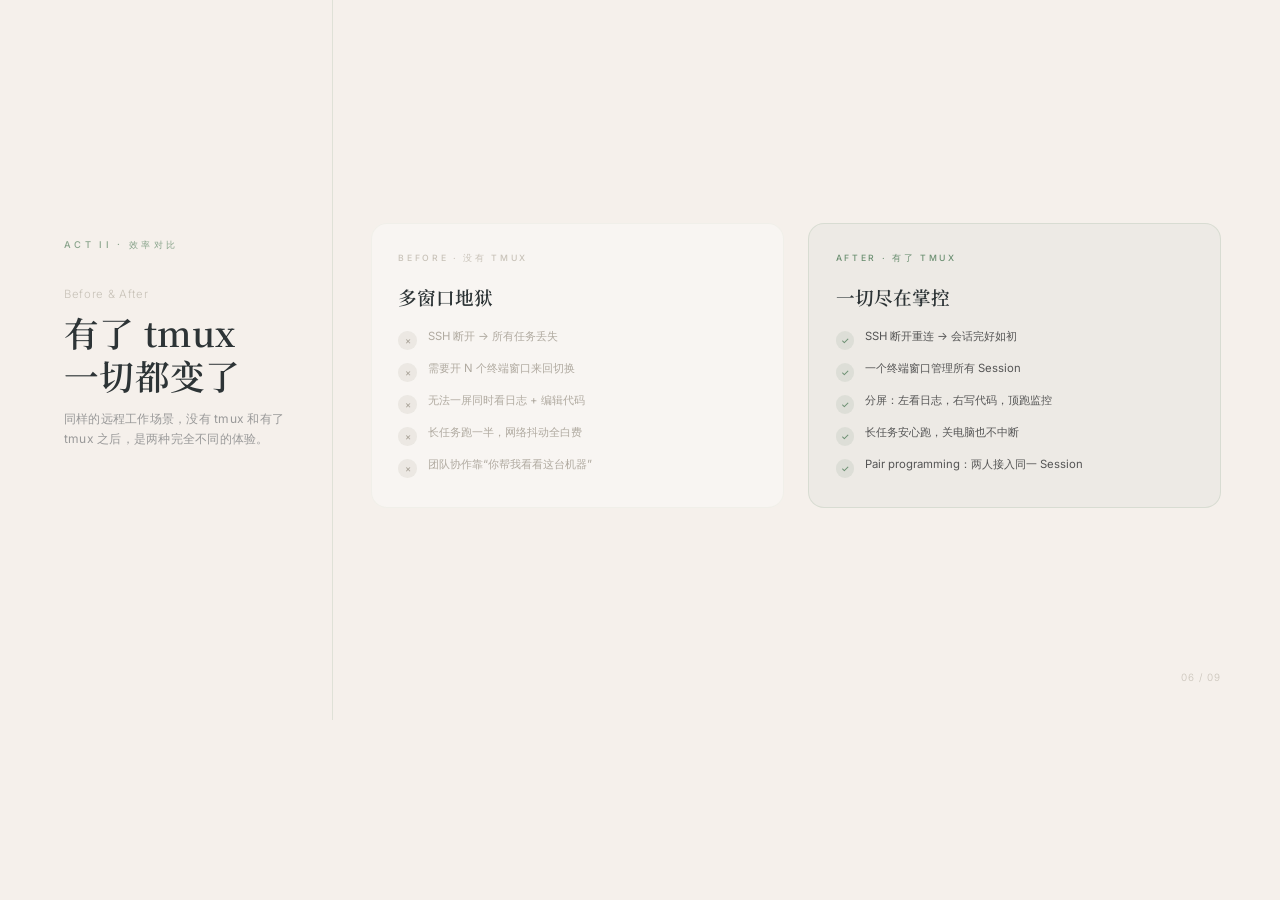
<file: tmux/slides/06-before-after.html>
<!DOCTYPE html>
<html lang="zh-CN">
<head>
<meta charset="UTF-8">
<title>tmux · 有 tmux vs 没有 tmux</title>
<link href="https://fonts.googleapis.com/css2?family=Inter:wght@300;400;500;600&family=Noto+Serif+SC:wght@300;400;500;600;700&family=IBM+Plex+Mono:wght@400;500&display=swap" rel="stylesheet">
  <link rel="stylesheet" href="shared/tokens.css">
<style>
  * { margin: 0; padding: 0; box-sizing: border-box; }
  body {
    width: 960pt; height: 540pt; overflow: hidden; margin: 0;
    background: var(--tk-bg);
    font-family: var(--tk-sans);
    color: var(--tk-ink);
    position: relative;
  }
  .layout {
    width: 100%; height: 100%;
    display: grid;
    grid-template-columns: 250pt 1fr;
    grid-template-rows: 1fr;
    position: relative;
  }
  /* ---- Left panel ---- */
  .left-panel {
    padding: 48pt 26pt 44pt 48pt;
    display: flex; flex-direction: column; justify-content: center; gap: 0;
    border-right: 1px solid var(--tk-accent-16);
  }
  .section-label { margin-bottom: 26pt; }
  .section-label p { font-family: var(--tk-sans); font-size:7pt; font-weight:500; letter-spacing:2.5pt; text-transform:uppercase; color:var(--tk-accent); opacity:0.78; }
  .section-num { margin-bottom: 8pt; }
  .section-num p { font-family: var(--tk-sans); font-size:8.5pt; font-weight:300; color:var(--tk-faint); letter-spacing:0.06em; }
  .main-title { margin-bottom: 10pt; }
  .main-title h1 { font-family: var(--tk-serif-zh); font-size:26pt; font-weight:600; color:var(--tk-title); line-height:1.22; letter-spacing:0.01em; }
  .main-desc { margin-bottom: 28pt; max-width:185pt; }
  .main-desc p { font-family: var(--tk-sans); font-size:9pt; font-weight:400; color:var(--tk-muted); line-height:1.65; letter-spacing:0.02em; }
  /* ---- Right panel: two comparison columns ---- */
  .right-panel {
    padding: 40pt 44pt 32pt 28pt;
    display: grid;
    grid-template-columns: 1fr 1fr;
    gap: 18pt;
    align-content: center;
  }
  .comp-col {
    display:flex; flex-direction:column; gap:0;
    border-radius:12pt; padding:22pt 20pt;
  }
  .comp-col.before {
    background: rgba(255,255,255,0.35);
    border:1px solid rgba(168,181,160,0.10);
  }
  .comp-col.after {
    background: rgba(107,143,113,0.05);
    border:1px solid rgba(107,143,113,0.16);
  }
  .comp-label { margin-bottom:14pt; }
  .comp-label p { font-family: var(--tk-sans); font-size:6.5pt; font-weight:500; letter-spacing:2pt; text-transform:uppercase; }
  .comp-col.before .comp-label p { color:var(--tk-faint); }
  .comp-col.after .comp-label p { color:var(--tk-accent); }
  .comp-title { margin-bottom:14pt; }
  .comp-title h3 { font-family: var(--tk-serif-zh); font-size:14pt; font-weight:600; color:var(--tk-title); }
  .comp-list { display:flex; flex-direction:column; gap:8pt; }
  .comp-item { display:flex; align-items:flex-start; gap:8pt; }
  .comp-item .mark {
    width:14pt; height:14pt; border-radius:50%; flex-shrink:0;
    display:flex; align-items:center; justify-content:center; margin-top:2pt;
  }
  .comp-col.before .mark { background:rgba(200,194,184,0.25); }
  .comp-col.after .mark { background:rgba(107,143,113,0.12); }
  .mark p { font-family: var(--tk-sans); font-size:7pt; font-weight:500; }
  .comp-col.before .mark p { color:var(--tk-warm-gray); }
  .comp-col.after .mark p { color:var(--tk-accent); }
  .comp-item .ci-text p { font-family: var(--tk-sans); font-size:8.5pt; font-weight:400; line-height:1.55; }
  .comp-col.before .ci-text p { color:var(--tk-warm-gray); }
  .comp-col.after .ci-text p { color:var(--tk-dark-gray); }
  .page-indicator { position:absolute; bottom:28pt; right:44pt; }
  .page-indicator p { font-family: var(--tk-sans); font-size:7.5pt; font-weight:300; color:var(--tk-faint); letter-spacing:0.1em; }
</style>
</head>
<body>
<div class="layout">
  <div class="left-panel">
    <div class="section-label"><p>Act II · 效率对比</p></div>
    <div class="section-num"><p>Before &amp; After</p></div>
    <div class="main-title"><h1>有了 tmux<br>一切都变了</h1></div>
    <div class="main-desc">
      <p>同样的远程工作场景，没有 tmux 和有了 tmux 之后，是两种完全不同的体验。</p>
    </div>
  </div>
  <div class="right-panel">
    <!-- Before column -->
    <div class="comp-col before">
      <div class="comp-label"><p>Before · 没有 tmux</p></div>
      <div class="comp-title"><h3>多窗口地狱</h3></div>
      <div class="comp-list">
        <div class="comp-item"><div class="mark"><p>×</p></div><div class="ci-text"><p>SSH 断开 → 所有任务丢失</p></div></div>
        <div class="comp-item"><div class="mark"><p>×</p></div><div class="ci-text"><p>需要开 N 个终端窗口来回切换</p></div></div>
        <div class="comp-item"><div class="mark"><p>×</p></div><div class="ci-text"><p>无法一屏同时看日志 + 编辑代码</p></div></div>
        <div class="comp-item"><div class="mark"><p>×</p></div><div class="ci-text"><p>长任务跑一半，网络抖动全白费</p></div></div>
        <div class="comp-item"><div class="mark"><p>×</p></div><div class="ci-text"><p>团队协作靠“你帮我看看这台机器”</p></div></div>
      </div>
    </div>
    <!-- After column -->
    <div class="comp-col after">
      <div class="comp-label"><p>After · 有了 tmux</p></div>
      <div class="comp-title"><h3>一切尽在掌控</h3></div>
      <div class="comp-list">
        <div class="comp-item"><div class="mark"><p>✓</p></div><div class="ci-text"><p>SSH 断开重连 → 会话完好如初</p></div></div>
        <div class="comp-item"><div class="mark"><p>✓</p></div><div class="ci-text"><p>一个终端窗口管理所有 Session</p></div></div>
        <div class="comp-item"><div class="mark"><p>✓</p></div><div class="ci-text"><p>分屏：左看日志，右写代码，顶跑监控</p></div></div>
        <div class="comp-item"><div class="mark"><p>✓</p></div><div class="ci-text"><p>长任务安心跑，关电脑也不中断</p></div></div>
        <div class="comp-item"><div class="mark"><p>✓</p></div><div class="ci-text"><p>Pair programming：两人接入同一 Session</p></div></div>
      </div>
    </div>
  </div>
</div>
<div class="page-indicator"><p>06 / 09</p></div>
</body>
</html>
</file>
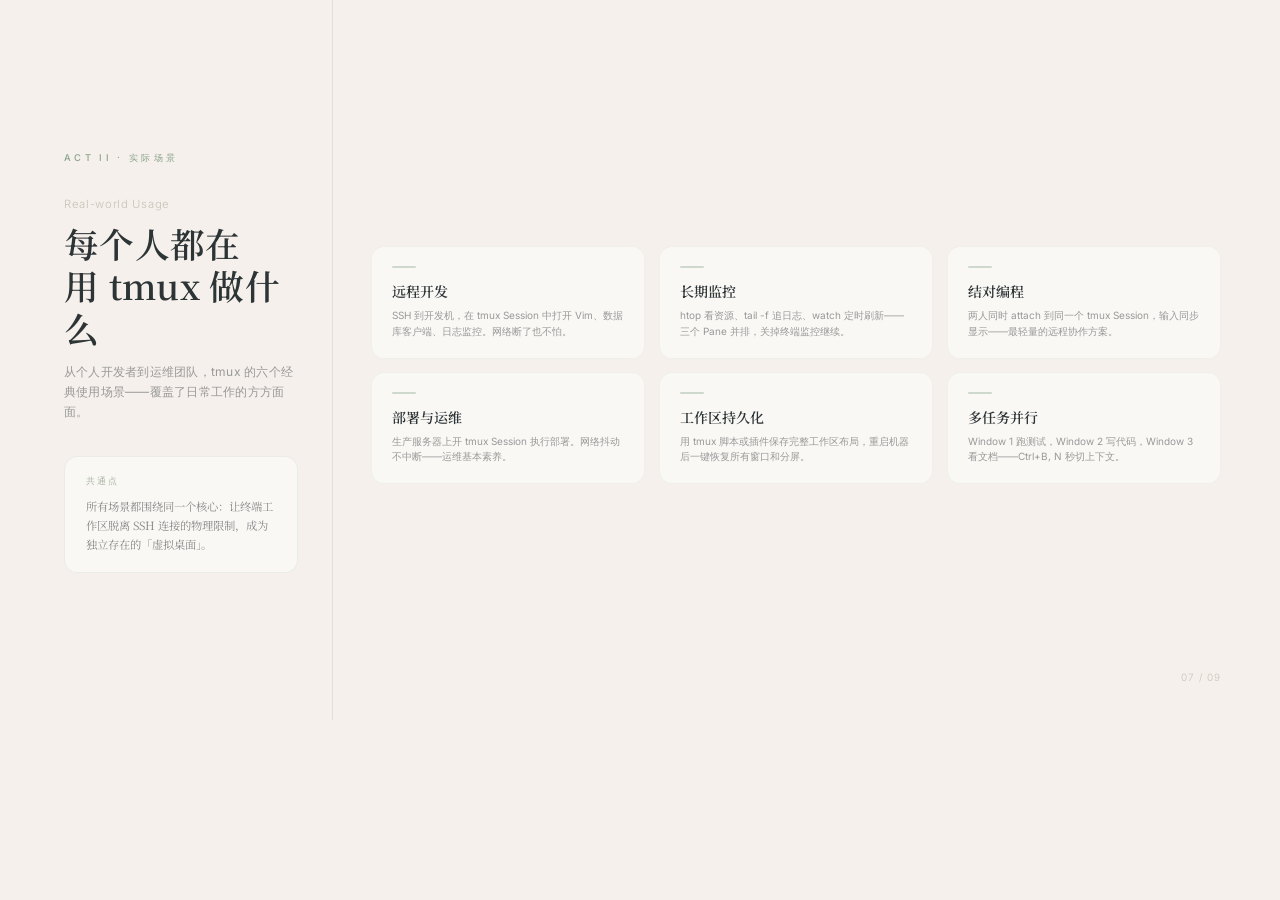
<file: tmux/slides/07-usecases.html>
<!DOCTYPE html>
<html lang="zh-CN">
<head>
<meta charset="UTF-8">
<title>tmux · 实际使用场景</title>
<link href="https://fonts.googleapis.com/css2?family=Inter:wght@300;400;500;600&family=Noto+Serif+SC:wght@300;400;500;600;700&family=IBM+Plex+Mono:wght@400;500&display=swap" rel="stylesheet">
  <link rel="stylesheet" href="shared/tokens.css">
<style>
  * { margin: 0; padding: 0; box-sizing: border-box; }
  body {
    width: 960pt; height: 540pt; overflow: hidden; margin: 0;
    background: var(--tk-bg);
    font-family: var(--tk-sans);
    color: var(--tk-ink);
    position: relative;
  }
  .layout {
    width: 100%; height: 100%;
    display: grid;
    grid-template-columns: 250pt 1fr;
    grid-template-rows: 1fr;
    position: relative;
  }
  /* ---- Left panel ---- */
  .left-panel {
    padding: 46pt 26pt 42pt 48pt;
    display: flex; flex-direction: column; justify-content: center; gap: 0;
    border-right: 1px solid var(--tk-accent-16);
  }
  .section-label { margin-bottom: 24pt; }
  .section-label p { font-family: var(--tk-sans); font-size:7pt; font-weight:500; letter-spacing:2.5pt; text-transform:uppercase; color:var(--tk-accent); opacity:0.78; }
  .section-num { margin-bottom: 8pt; }
  .section-num p { font-family: var(--tk-sans); font-size:8.5pt; font-weight:300; color:var(--tk-faint); letter-spacing:0.06em; }
  .main-title { margin-bottom: 10pt; }
  .main-title h1 { font-family: var(--tk-serif-zh); font-size:26pt; font-weight:600; color:var(--tk-title); line-height:1.22; letter-spacing:0.01em; }
  .main-desc { margin-bottom: 26pt; max-width:185pt; }
  .main-desc p { font-family: var(--tk-sans); font-size:9pt; font-weight:400; color:var(--tk-muted); line-height:1.65; letter-spacing:0.02em; }
  /* insight */
  .insight-card {
    background: rgba(255,255,255,0.5); border-radius:10pt; padding:14pt 16pt;
    border:1px solid rgba(168,181,160,0.18); max-width:185pt;
  }
  .insight-card .ins-label p { font-family: var(--tk-sans); font-size:6.5pt; font-weight:500; letter-spacing:1.5pt; text-transform:uppercase; color:var(--tk-light-green); margin-bottom:7pt; }
  .insight-card .ins-text p { font-family: var(--tk-serif-zh); font-size:8.5pt; font-weight:400; color:var(--tk-gray); line-height:1.65; }
  /* ---- Right panel ---- */
  .right-panel {
    padding: 38pt 44pt 30pt 28pt;
    display: flex; flex-direction: column; justify-content: center; gap: 0;
  }
  .case-grid {
    display: grid;
    grid-template-columns: 1fr 1fr 1fr;
    grid-template-rows: 1fr 1fr;
    gap: 10pt;
  }
  .case-card {
    background: rgba(255,255,255,0.5); border-radius:10pt;
    padding:14pt 15pt; border:1px solid rgba(168,181,160,0.13);
    display:flex; flex-direction:column; gap:0;
  }
  .case-card .case-accent { width:18pt; height:1.5pt; background:var(--tk-accent); opacity:0.3; border-radius:1pt; margin-bottom:10pt; }
  .case-card .case-title h3 { font-family: var(--tk-serif-zh); font-size:10.5pt; font-weight:600; color:var(--tk-title); margin-bottom:5pt; }
  .case-card .case-desc p { font-family: var(--tk-sans); font-size:7.5pt; font-weight:400; color:var(--tk-muted); line-height:1.55; }
  .page-indicator { position:absolute; bottom:28pt; right:44pt; }
  .page-indicator p { font-family: var(--tk-sans); font-size:7.5pt; font-weight:300; color:var(--tk-faint); letter-spacing:0.1em; }
</style>
</head>
<body>
<div class="layout">
  <div class="left-panel">
    <div class="section-label"><p>Act II · 实际场景</p></div>
    <div class="section-num"><p>Real-world Usage</p></div>
    <div class="main-title"><h1>每个人都在<br>用 tmux 做什么</h1></div>
    <div class="main-desc">
      <p>从个人开发者到运维团队，tmux 的六个经典使用场景——覆盖了日常工作的方方面面。</p>
    </div>
    <div class="insight-card">
      <div class="ins-label"><p>共通点</p></div>
      <div class="ins-text"><p>所有场景都围绕同一个核心：让终端工作区脱离 SSH 连接的物理限制，成为独立存在的「虚拟桌面」。</p></div>
    </div>
  </div>
  <div class="right-panel">
    <div class="case-grid">
      <div class="case-card">
        <div class="case-accent"></div>
        <div class="case-title"><h3>远程开发</h3></div>
        <div class="case-desc"><p>SSH 到开发机，在 tmux Session 中打开 Vim、数据库客户端、日志监控。网络断了也不怕。</p></div>
      </div>
      <div class="case-card">
        <div class="case-accent"></div>
        <div class="case-title"><h3>长期监控</h3></div>
        <div class="case-desc"><p>htop 看资源、tail -f 追日志、watch 定时刷新——三个 Pane 并排，关掉终端监控继续。</p></div>
      </div>
      <div class="case-card">
        <div class="case-accent"></div>
        <div class="case-title"><h3>结对编程</h3></div>
        <div class="case-desc"><p>两人同时 attach 到同一个 tmux Session，输入同步显示——最轻量的远程协作方案。</p></div>
      </div>
      <div class="case-card">
        <div class="case-accent"></div>
        <div class="case-title"><h3>部署与运维</h3></div>
        <div class="case-desc"><p>生产服务器上开 tmux Session 执行部署。网络抖动不中断——运维基本素养。</p></div>
      </div>
      <div class="case-card">
        <div class="case-accent"></div>
        <div class="case-title"><h3>工作区持久化</h3></div>
        <div class="case-desc"><p>用 tmux 脚本或插件保存完整工作区布局，重启机器后一键恢复所有窗口和分屏。</p></div>
      </div>
      <div class="case-card">
        <div class="case-accent"></div>
        <div class="case-title"><h3>多任务并行</h3></div>
        <div class="case-desc"><p>Window 1 跑测试，Window 2 写代码，Window 3 看文档——Ctrl+B, N 秒切上下文。</p></div>
      </div>
    </div>
  </div>
</div>
<div class="page-indicator"><p>07 / 09</p></div>
</body>
</html>
</file>
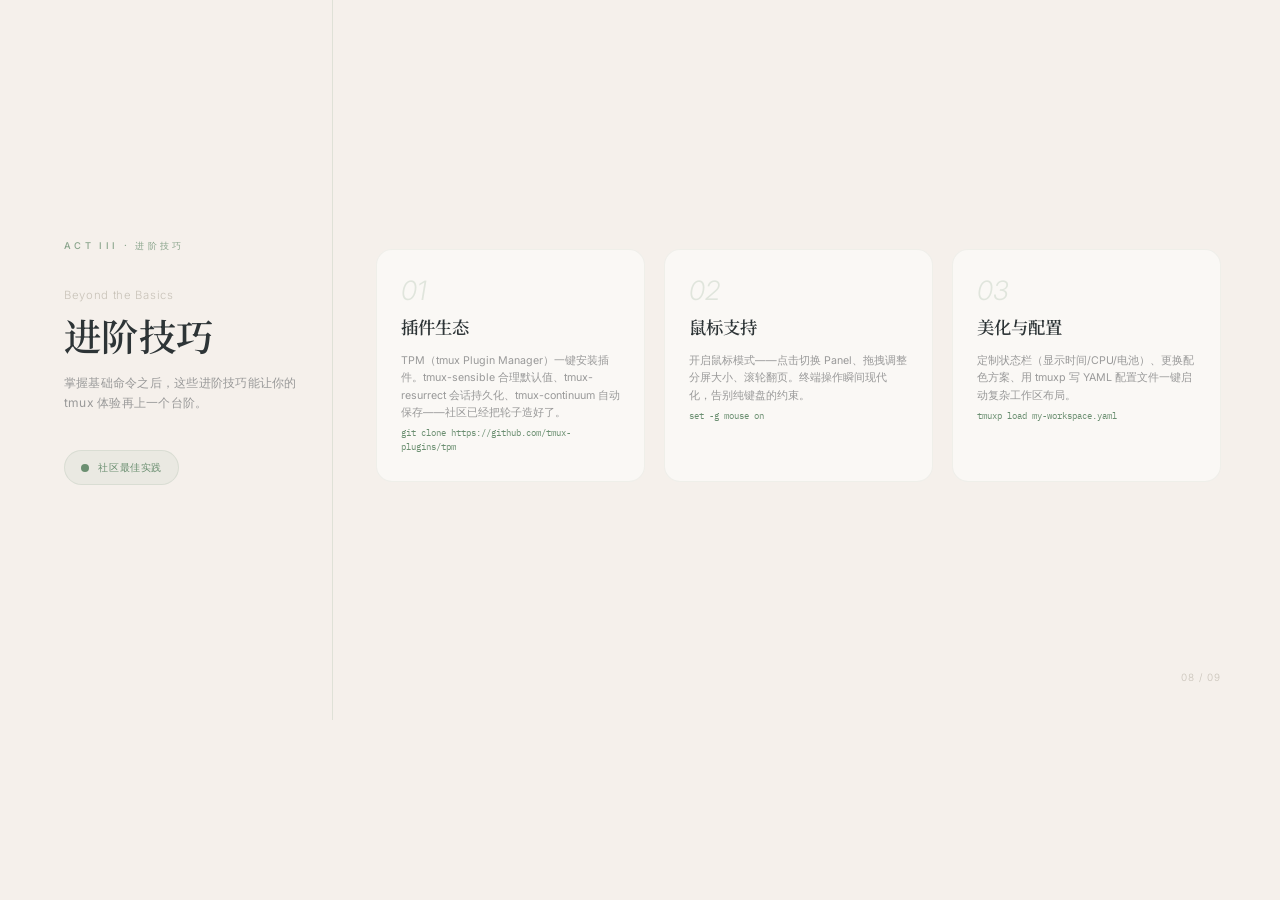
<file: tmux/slides/08-protips.html>
<!DOCTYPE html>
<html lang="zh-CN">
<head>
<meta charset="UTF-8">
<title>tmux · 进阶技巧</title>
<link href="https://fonts.googleapis.com/css2?family=Inter:wght@300;400;500;600&family=Noto+Serif+SC:wght@300;400;500;600;700&family=IBM+Plex+Mono:wght@400;500&display=swap" rel="stylesheet">
  <link rel="stylesheet" href="shared/tokens.css">
<style>
  * { margin: 0; padding: 0; box-sizing: border-box; }
  body {
    width: 960pt; height: 540pt; overflow: hidden; margin: 0;
    background: var(--tk-bg);
    font-family: var(--tk-sans);
    color: var(--tk-ink);
    position: relative;
  }
  .layout {
    width: 100%; height: 100%;
    display: grid;
    grid-template-columns: 250pt 1fr;
    grid-template-rows: 1fr;
    position: relative;
  }
  /* ---- Left panel ---- */
  .left-panel {
    padding: 48pt 26pt 44pt 48pt;
    display: flex; flex-direction: column; justify-content: center; gap: 0;
    border-right: 1px solid var(--tk-accent-16);
  }
  .section-label { margin-bottom: 26pt; }
  .section-label p { font-family: var(--tk-sans); font-size:7pt; font-weight:500; letter-spacing:2.5pt; text-transform:uppercase; color:var(--tk-accent); opacity:0.78; }
  .section-num { margin-bottom: 8pt; }
  .section-num p { font-family: var(--tk-sans); font-size:8.5pt; font-weight:300; color:var(--tk-faint); letter-spacing:0.06em; }
  .main-title { margin-bottom: 12pt; }
  .main-title h1 { font-family: var(--tk-serif-zh); font-size:28pt; font-weight:600; color:var(--tk-title); line-height:1.2; letter-spacing:0.01em; }
  .main-desc { margin-bottom: 28pt; max-width:185pt; }
  .main-desc p { font-family: var(--tk-sans); font-size:9pt; font-weight:400; color:var(--tk-muted); line-height:1.65; letter-spacing:0.02em; }
  /* badge */
  .tag-badge {
    display:inline-flex; align-items:center; gap:7pt;
    background:rgba(107,143,113,0.07); border:1px solid rgba(107,143,113,0.14);
    border-radius:18pt; padding:7pt 12pt; max-width:fit-content;
  }
  .tag-badge .tb-dot { width:6pt; height:6pt; border-radius:50%; background:var(--tk-accent); flex-shrink:0; }
  .tag-badge p { font-family: var(--tk-sans); font-size:7.5pt; font-weight:500; color:var(--tk-accent); letter-spacing:0.06em; }
  /* ---- Right panel ---- */
  .right-panel {
    padding: 40pt 44pt 32pt 32pt;
    display: flex; flex-direction: column; justify-content: center; gap: 0;
  }
  .tips-grid {
    display: grid;
    grid-template-columns: 1fr 1fr 1fr;
    gap: 14pt;
  }
  .tip-card {
    background: rgba(255,255,255,0.5); border-radius:12pt;
    padding:20pt 18pt; border:1px solid rgba(168,181,160,0.14);
    display:flex; flex-direction:column; gap:0; position:relative;
  }
  .tip-card .tip-num p { font-family: var(--tk-sans); font-size:20pt; font-weight:300; color:rgba(107,143,113,0.18); line-height:1; margin-bottom:8pt; font-style:italic; }
  .tip-card .tip-title h3 { font-family: var(--tk-serif-zh); font-size:13pt; font-weight:600; color:var(--tk-title); margin-bottom:10pt; }
  .tip-card .tip-desc p { font-family: var(--tk-sans); font-size:8pt; font-weight:400; color:var(--tk-muted); line-height:1.6; }
  .tip-card .tip-code { margin-top:4pt; }
  .tip-card .tip-code p { font-family: var(--tk-mono); font-size:7pt; font-weight:400; color:var(--tk-accent); line-height:1.5; }
  .page-indicator { position:absolute; bottom:28pt; right:44pt; }
  .page-indicator p { font-family: var(--tk-sans); font-size:7.5pt; font-weight:300; color:var(--tk-faint); letter-spacing:0.1em; }
</style>
</head>
<body>
<div class="layout">
  <div class="left-panel">
    <div class="section-label"><p>Act III · 进阶技巧</p></div>
    <div class="section-num"><p>Beyond the Basics</p></div>
    <div class="main-title"><h1>进阶技巧</h1></div>
    <div class="main-desc">
      <p>掌握基础命令之后，这些进阶技巧能让你的 tmux 体验再上一个台阶。</p>
    </div>
    <div class="tag-badge">
      <div class="tb-dot"></div>
      <p>社区最佳实践</p>
    </div>
  </div>
  <div class="right-panel">
    <div class="tips-grid">
      <div class="tip-card">
        <div class="tip-num"><p>01</p></div>
        <div class="tip-title"><h3>插件生态</h3></div>
        <div class="tip-desc">
          <p>TPM（tmux Plugin Manager）一键安装插件。tmux-sensible 合理默认值、tmux-resurrect 会话持久化、tmux-continuum 自动保存——社区已经把轮子造好了。</p>
        </div>
        <div class="tip-code"><p>git clone https://github.com/tmux-plugins/tpm</p></div>
      </div>
      <div class="tip-card">
        <div class="tip-num"><p>02</p></div>
        <div class="tip-title"><h3>鼠标支持</h3></div>
        <div class="tip-desc">
          <p>开启鼠标模式——点击切换 Panel、拖拽调整分屏大小、滚轮翻页。终端操作瞬间现代化，告别纯键盘的约束。</p>
        </div>
        <div class="tip-code"><p>set -g mouse on</p></div>
      </div>
      <div class="tip-card">
        <div class="tip-num"><p>03</p></div>
        <div class="tip-title"><h3>美化与配置</h3></div>
        <div class="tip-desc">
          <p>定制状态栏（显示时间/CPU/电池）、更换配色方案、用 tmuxp 写 YAML 配置文件一键启动复杂工作区布局。</p>
        </div>
        <div class="tip-code"><p>tmuxp load my-workspace.yaml</p></div>
      </div>
    </div>
  </div>
</div>
<div class="page-indicator"><p>08 / 09</p></div>
</body>
</html>
</file>
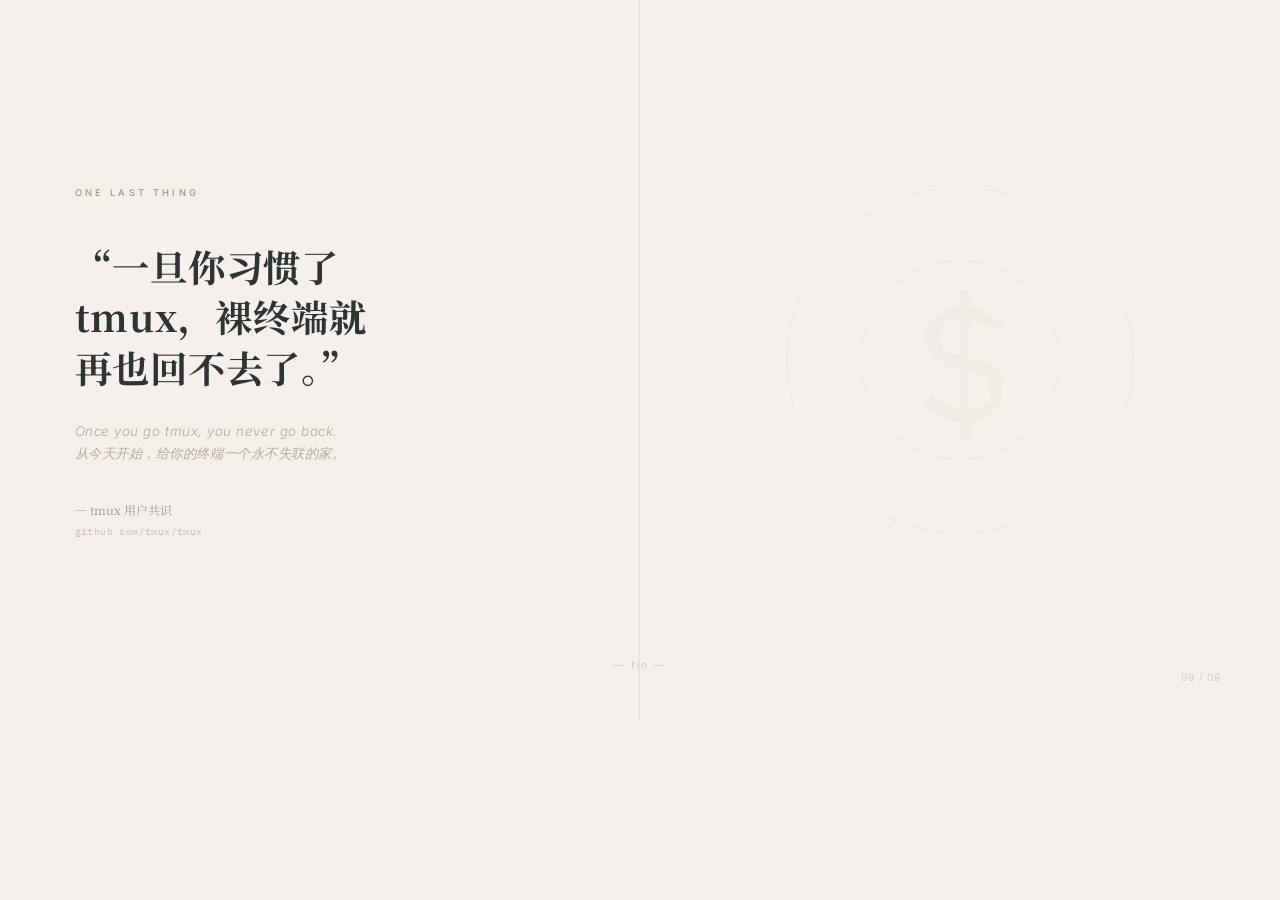
<file: tmux/slides/09-closing.html>
<!DOCTYPE html>
<html lang="zh-CN">
<head>
<meta charset="UTF-8">
<title>tmux · 结尾金句</title>
<link href="https://fonts.googleapis.com/css2?family=Inter:wght@300;400;500;600&family=Noto+Serif+SC:wght@300;400;500;600;700;900&family=IBM+Plex+Mono:wght@400;500&display=swap" rel="stylesheet">
  <link rel="stylesheet" href="shared/tokens.css">
<style>
  * { margin: 0; padding: 0; box-sizing: border-box; }
  body {
    width: 960pt; height: 540pt; overflow: hidden; margin: 0;
    background: var(--tk-bg);
    font-family: var(--tk-sans);
    color: var(--tk-ink);
    position: relative;
  }
  .layout {
    width: 100%; height: 100%;
    display: grid;
    grid-template-columns: 1fr 1fr;
    grid-template-rows: 1fr;
    position: relative;
  }
  /* ---- Left panel: quote ---- */
  .left-panel {
    padding: 56pt 0 52pt 56pt;
    display: flex; flex-direction: column; justify-content: center; gap: 0;
    border-right: 1px solid var(--tk-accent-14);
  }
  .kicker { margin-bottom: 32pt; }
  .kicker p { font-family: var(--tk-sans); font-size:7pt; font-weight:500; letter-spacing:2.5pt; text-transform:uppercase; color:var(--tk-accent); opacity:0.78; }
  .quote-block { margin-bottom: 22pt; }
  .quote-block h1 { font-family: var(--tk-serif-zh); font-size:28pt; font-weight:700; color:var(--tk-title); line-height:1.35; letter-spacing:0.02em; }
  .quote-en { margin-bottom: 28pt; }
  .quote-en p { font-family: var(--tk-sans); font-size:10pt; font-weight:300; color:var(--tk-warm-gray); line-height:1.6; letter-spacing:0.04em; font-style:italic; }
  .attribution p { font-family: var(--tk-serif-zh); font-size:9pt; font-weight:400; color:var(--tk-muted); }
  .attribution .attr-url { margin-top:5pt; }
  .attr-url p { font-family: var(--tk-mono); font-size:7.5pt; font-weight:400; color:var(--tk-faint); letter-spacing:0.04em; }
  /* ---- Right panel: atmosphere ---- */
  .right-panel {
    display: flex; align-items: center; justify-content: center;
    position: relative; overflow: hidden;
  }
  .atmo-circle {
    position: absolute; left:50%; top:50%; transform:translate(-50%,-50%);
    width:260pt; height:260pt; border-radius:50%;
    border:1px solid rgba(107,143,113,0.08);
  }
  .atmo-circle-inner {
    position: absolute; left:50%; top:50%; transform:translate(-50%,-50%);
    width:150pt; height:150pt; border-radius:50%;
    border:1px solid rgba(107,143,113,0.05);
  }
  .atmo-glyph { position:absolute; left:50%; top:50%; transform:translate(-50%,-50%); }
  .atmo-glyph p { font-family: var(--tk-mono); font-size:120pt; font-weight:400; color:rgba(107,143,113,0.035); letter-spacing:-0.04em; line-height:1; }
  /* ---- End tag ---- */
  .end-tag { position:absolute; bottom:36pt; left:50%; transform:translateX(-50%); }
  .end-tag p { font-family: var(--tk-sans); font-size:8pt; font-weight:300; color:var(--tk-faint); letter-spacing:0.2em; }
  .page-indicator { position:absolute; bottom:28pt; right:44pt; }
  .page-indicator p { font-family: var(--tk-sans); font-size:7.5pt; font-weight:300; color:var(--tk-faint); letter-spacing:0.1em; }
</style>
</head>
<body>
<div class="layout">
  <div class="left-panel">
    <div class="kicker"><p>One Last Thing</p></div>
    <div class="quote-block">
      <h1>“一旦你习惯了<br>tmux，裸终端就<br>再也回不去了。”</h1>
    </div>
    <div class="quote-en">
      <p>Once you go tmux, you never go back.<br/>从今天开始，给你的终端一个永不失联的家。</p>
    </div>
    <div class="attribution">
      <p>— tmux 用户共识</p>
      <div class="attr-url"><p>github.com/tmux/tmux</p></div>
    </div>
  </div>
  <div class="right-panel">
    <div class="atmo-circle"></div>
    <div class="atmo-circle-inner"></div>
    <div class="atmo-glyph"><p>$</p></div>
  </div>
</div>
<div class="end-tag"><p>— fin —</p></div>
<div class="page-indicator"><p>09 / 09</p></div>
</body>
</html>
</file>
<file: tmux/slides/shared/tokens.css>
/* ============================================================
   Takram · tmux — Shared Design Tokens
   所有 slide 页面统一引用此文件，保证视觉一致性。
   改一个变量 = 9 页同步生效。
   ============================================================ */

:root {
  /* ============ 色板 ============ */
  --tk-bg:          #F5F0EB;   /* 页面底色·米灰 */
  --tk-ink:         #3A3A3A;   /* 正文色 */
  --tk-title:       #2D3436;   /* 标题色·暖黑 */
  --tk-accent:      #6B8F71;   /* 强调色·鼠尾草绿 */
  --tk-muted:       #999999;   /* 次级文字灰 */
  --tk-faint:       #C8C2B8;   /* 最淡文字/装饰 */
  --tk-warm-gray:   #B0AAA0;   /* 暖灰·中间调 */
  --tk-light-green: #A8B5A0;   /* 浅鼠尾草 */
  --tk-gray:        #888888;   /* 中灰 */
  --tk-dark-gray:   #555555;   /* 深灰正文 */

  /* Accent 的 RGBA 衍生色（高复用度） */
  --tk-accent-04:   rgba(107, 143, 113, 0.04);   /* 氛围大字 */
  --tk-accent-08:   rgba(107, 143, 113, 0.08);   /* 氛围圆/标签底 */
  --tk-accent-14:   rgba(107, 143, 113, 0.14);   /* 卡片边框 */
  --tk-accent-16:   rgba(107, 143, 113, 0.16);   /* 分栏竖线 */
  --tk-accent-18:   rgba(107, 143, 113, 0.18);   /* 边框加强 */

  /* Card 衍生色 */
  --tk-card-border:    rgba(168, 181, 160, 0.14);
  --tk-card-border-strong: rgba(168, 181, 160, 0.18);
  --tk-card-bg:        rgba(255, 255, 255, 0.5);
  --tk-card-bg-strong: rgba(255, 255, 255, 0.55);
  --tk-card-bg-dim:    rgba(255, 255, 255, 0.45);

  /* ============ 字体 ============ */
  --tk-serif-zh: 'Noto Serif SC', 'Source Han Serif SC', serif;
  --tk-sans:     'Inter', 'Noto Sans SC', sans-serif;
  --tk-mono:     'IBM Plex Mono', monospace;

  /* ============ 布局 ============ */
  --tk-left-width:  250pt;   /* 左叙事面板宽度 */
  --tk-pad-left:    48pt;
  --tk-pad-right:   44pt;
  --tk-pad-top:     48pt;
  --tk-pad-bottom:  40pt;

  /* ============ 圆角 ============ */
  --tk-radius-sm:    8pt;
  --tk-radius-md:   10pt;
  --tk-radius-lg:   12pt;
  --tk-radius-pill: 20pt;
}

/* ============ 打印 ============ */
@media print {
  @page {
    size: 960pt 540pt;
    margin: 0;
  }
  body {
    width: 960pt;
    height: 540pt;
    overflow: visible;
  }
}
</file>
